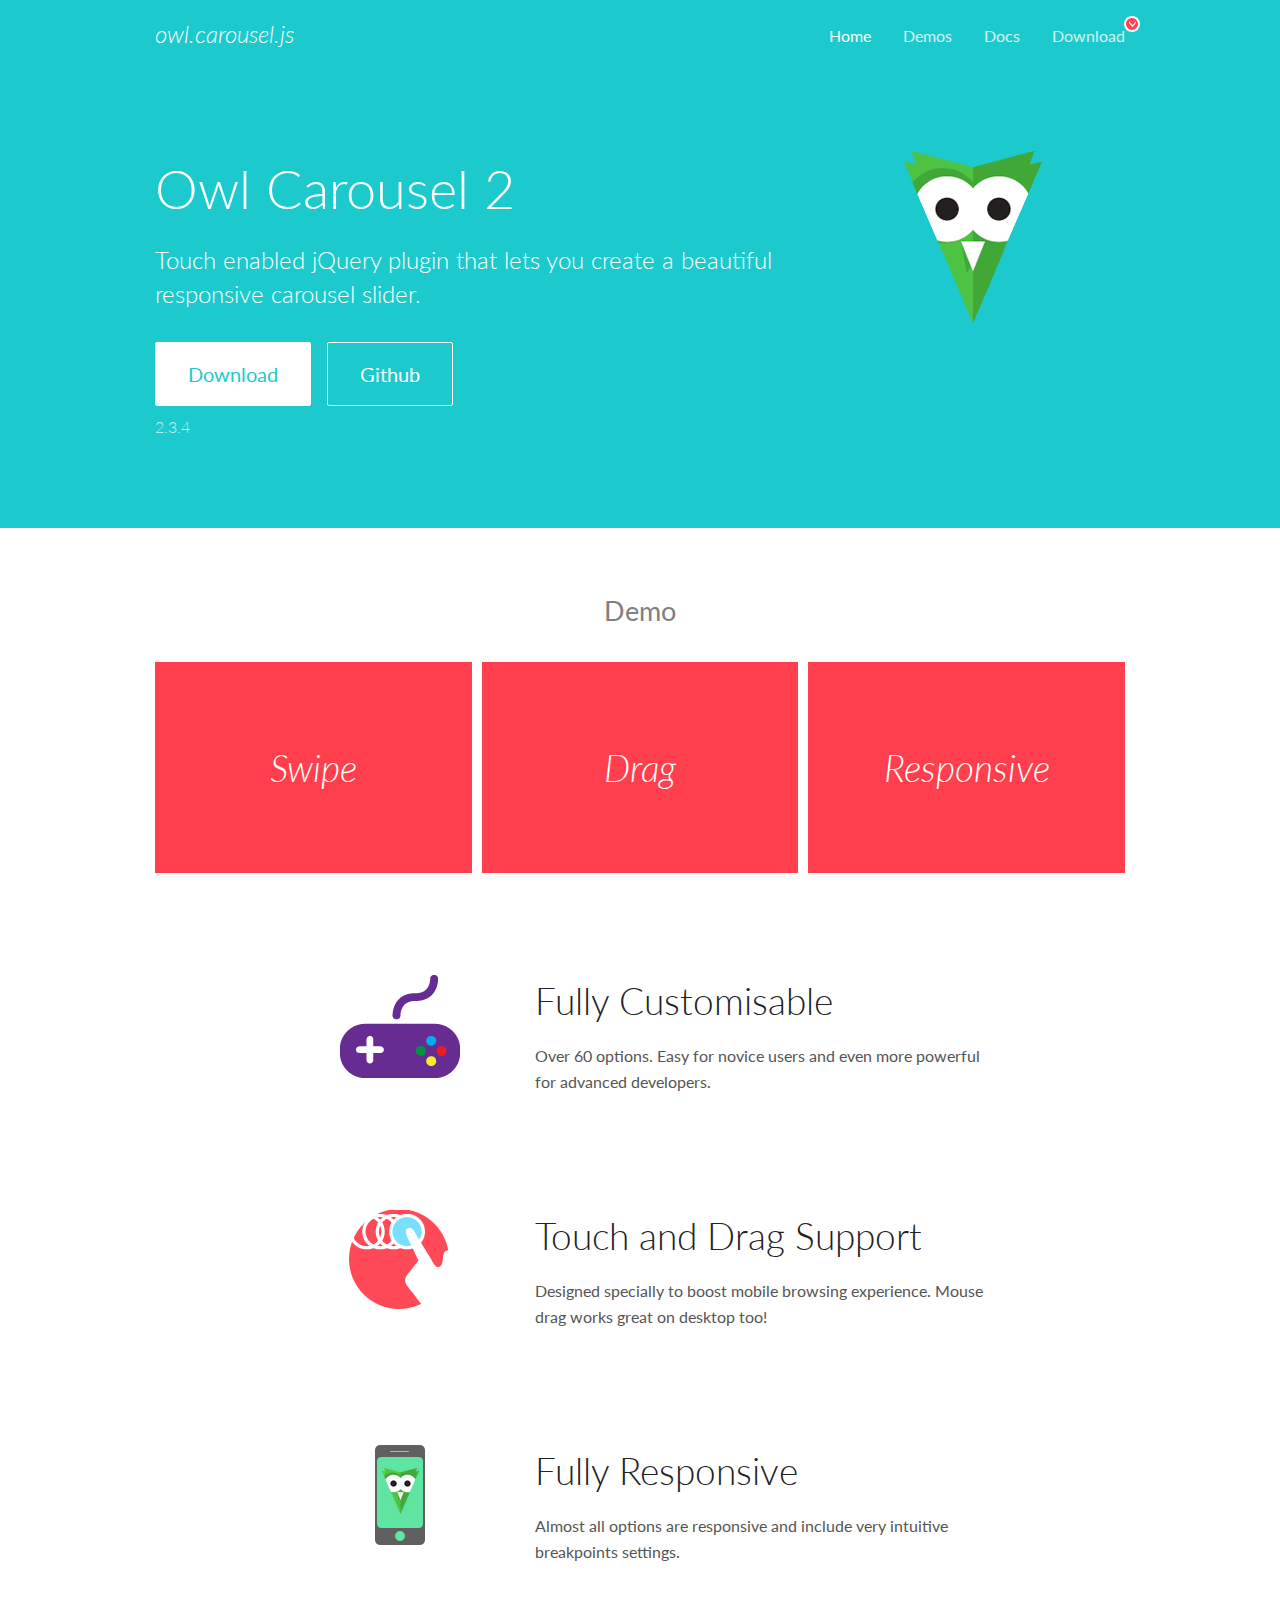
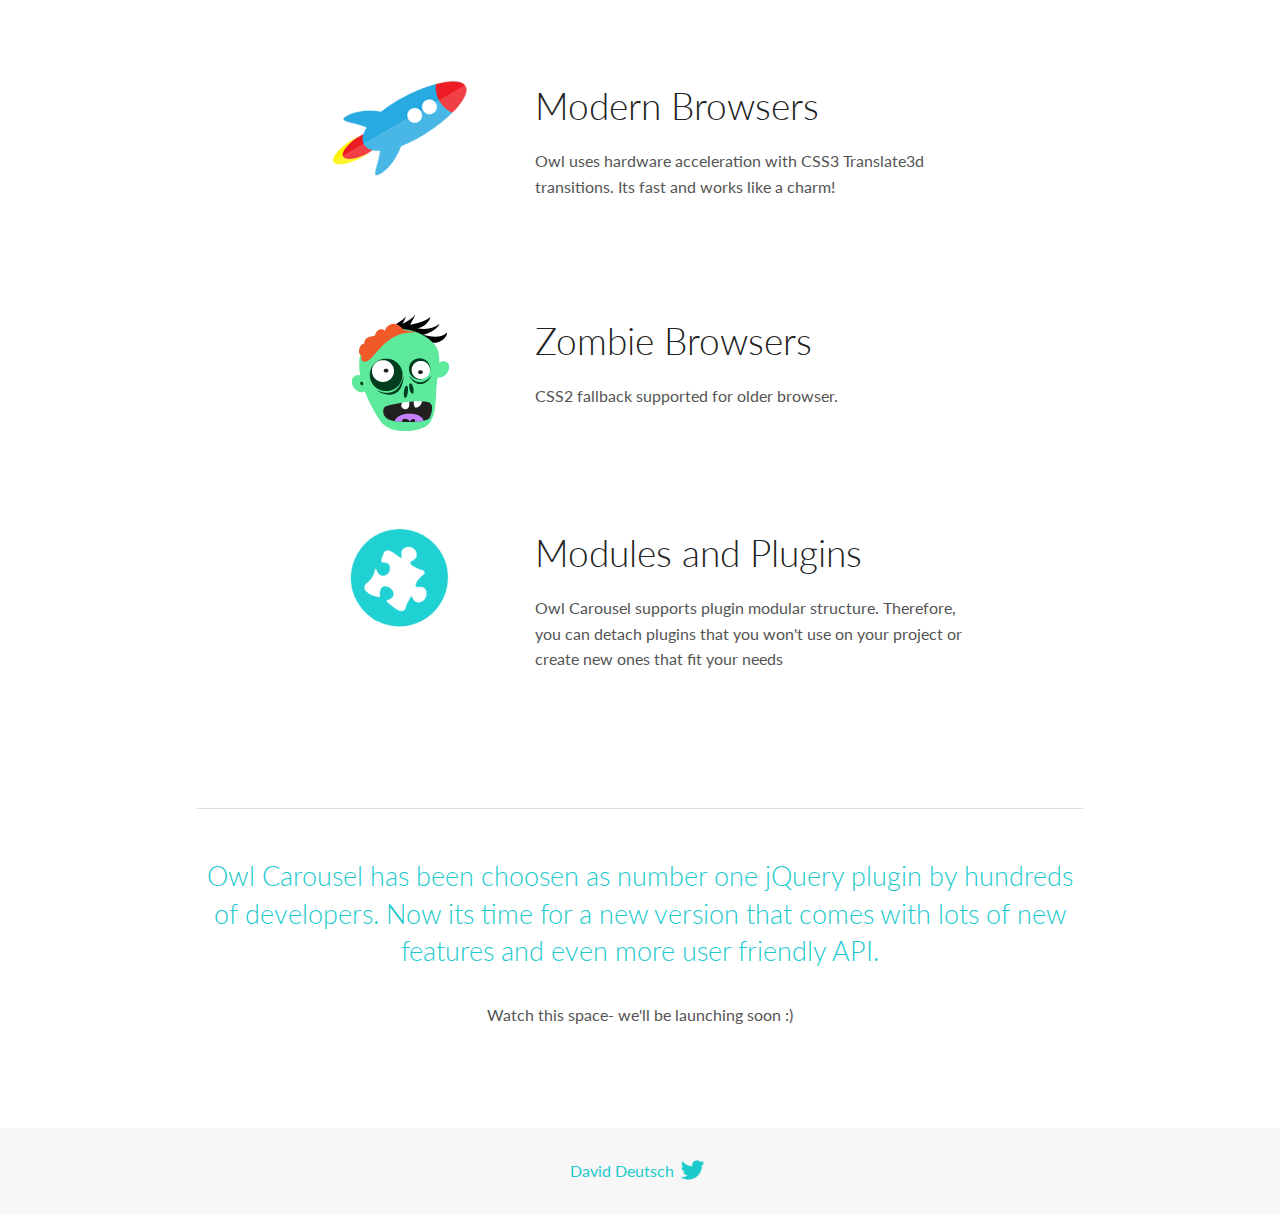
<file: owl-carousel/docs/index.html>
<!DOCTYPE html>
<html lang="en">
  <head>

    <!-- head -->
    <meta charset="utf-8">
    <meta name="msapplication-tap-highlight" content="no" />
    <meta name="viewport" content="width=device-width, initial-scale=1.0" />
    <meta name="description" content="Touch enabled jQuery plugin that lets you create beautiful responsive carousel slider.">
    <meta name="author" content="David Deutsch">
    <title>
      Home | Owl Carousel | 2.3.4
    </title>

    <!-- Stylesheets -->
    <link href='https://fonts.googleapis.com/css?family=Lato:300,400,700,400italic,300italic' rel='stylesheet' type='text/css'>
    <link rel="stylesheet" href="assets/css/docs.theme.min.css">

    <!-- Owl Stylesheets -->
    <link rel="stylesheet" href="assets/owlcarousel/assets/owl.carousel.min.css">
    <link rel="stylesheet" href="assets/owlcarousel/assets/owl.theme.default.min.css">

    <!-- HTML5 shim and Respond.js IE8 support of HTML5 elements and media queries -->

    <!--[if lt IE 9]>
      <script src="https://oss.maxcdn.com/libs/html5shiv/3.7.0/html5shiv.js"></script>
      <script src="https://oss.maxcdn.com/libs/respond.js/1.3.0/respond.min.js"></script>
    <![endif]-->

    <!-- Favicons -->
    <link rel="apple-touch-icon-precomposed" sizes="144x144" href="assets/ico/apple-touch-icon-144-precomposed.png">
    <link rel="shortcut icon" href="assets/ico/favicon.png">
    <link rel="shortcut icon" href="favicon.ico">

    <!-- Yeah i know js should not be in header. Its required for demos.-->

    <!-- javascript -->
    <script src="assets/vendors/jquery.min.js"></script>
    <script src="assets/owlcarousel/owl.carousel.js"></script>
  </head>
  <body>

    <!-- header -->
    <header class="header">
      <div class="row">
        <div class="large-12 columns">
          <div class="brand left">
            <h3>
              <a href="/OwlCarousel2/">owl.carousel.js</a> 
            </h3>
          </div>
          <a id="toggle-nav" class="right">
            <span></span> <span></span> <span></span> 
          </a> 
          <div class="nav-bar">
            <ul class="clearfix">
              <li class="active">
                <a href="/OwlCarousel2/index.html">Home</a> 
              </li>
              <li> <a href="/OwlCarousel2/demos/demos.html">Demos</a>  </li>
              <li> <a href="/OwlCarousel2/docs/started-welcome.html">Docs</a>  </li>
              <li>
                <a href="https://github.com/OwlCarousel2/OwlCarousel2/archive/2.3.4.zip">Download</a> 
                <span class="download"></span> 
              </li>
            </ul>
          </div>
        </div>
      </div>
    </header>

    <!-- home panel -->
    <section id="hero">
      <div class="row">
        <div class="large-8 medium-8 columns">
          <h1>Owl Carousel 2</h1>
          <h4>Touch enabled jQuery plugin that lets you create a beautiful responsive carousel slider.</h4>
          <a href="https://github.com/OwlCarousel2/OwlCarousel2/archive/2.3.4.zip" class="hero-button">Download</a> 
          <a href="https://github.com/OwlCarousel2/OwlCarousel2" class="hero-button outline">Github</a> 
          <p>2.3.4</p>
        </div>
        <div class="large-4 medium-4 columns">
          <img class="owl-logo" src="assets/img/owl-logo.png" alt="mr. Owl">
        </div>
      </div>
    </section>

    <!-- body -->
    <div class="home-demo">
      <div class="row">
        <div class="large-12 columns">
          <h3>Demo</h3>
          <div class="owl-carousel">
            <div class="item">
              <h2>Swipe</h2>
            </div>
            <div class="item">
              <h2>Drag</h2>
            </div>
            <div class="item">
              <h2>Responsive</h2>
            </div>
            <div class="item">
              <h2>CSS3</h2>
            </div>
            <div class="item">
              <h2>Fast</h2>
            </div>
            <div class="item">
              <h2>Easy</h2>
            </div>
            <div class="item">
              <h2>Free</h2>
            </div>
            <div class="item">
              <h2>Upgradable</h2>
            </div>
            <div class="item">
              <h2>Tons of options</h2>
            </div>
            <div class="item">
              <h2>Infinity</h2>
            </div>
            <div class="item">
              <h2>Auto Width</h2>
            </div>
          </div>
        </div>
      </div>
    </div>
    <script>
      var owl = $('.owl-carousel');
      owl.owlCarousel({
        margin: 10,
        loop: true,
        responsive: {
          0: {
            items: 1
          },
          600: {
            items: 2
          },
          1000: {
            items: 3
          }
        }
      })
    </script>

    <!-- features -->
    <div id="features">
      <div class="row">
        <div class="small-12 medium-9 small-centered columns">
          <section class="row feature">
            <div class="medium-4 small-12 columns">
              <img src="assets/img/feature-options.png" alt="">
            </div>
            <div class="medium-8 small-12 columns">
              <h2>Fully Customisable</h2>
              <p>Over 60 options. Easy for novice users and even more powerful for advanced developers.</p>
            </div>
          </section>
          <section class="row feature">
            <div class="medium-4 small-12 columns">
              <img src="assets/img/feature-drag.png" alt="">
            </div>
            <div class="medium-8 small-12 columns">
              <h2>Touch and Drag Support</h2>
              <p>Designed specially to boost mobile browsing experience. Mouse drag works great on desktop too!</p>
            </div>
          </section>
          <section class="row feature">
            <div class="medium-4 small-12 columns">
              <img src="assets/img/feature-responsive.png" alt="">
            </div>
            <div class="medium-8 small-12 columns">
              <h2>Fully Responsive</h2>
              <p>Almost all options are responsive and include very intuitive breakpoints settings.</p>
            </div>
          </section>
          <section class="row feature">
            <div class="medium-4 small-12 columns">
              <img src="assets/img/feature-modern.png" alt="">
            </div>
            <div class="medium-8 small-12 columns">
              <h2>Modern Browsers</h2>
              <p>Owl uses hardware acceleration with CSS3 Translate3d transitions. Its fast and works like a charm! </p>
            </div>
          </section>
          <section class="row feature">
            <div class="medium-4 small-12 columns">
              <img src="assets/img/feature-zombie.png" alt="">
            </div>
            <div class="medium-8 small-12 columns">
              <h2>Zombie Browsers</h2>
              <p>CSS2 fallback supported for older browser.</p>
            </div>
          </section>
          <section class="row feature">
            <div class="medium-4 small-12 columns">
              <img src="assets/img/feature-module.png" alt="">
            </div>
            <div class="medium-8 small-12 columns">
              <h2>Modules and Plugins</h2>
              <p>Owl Carousel supports plugin modular structure. Therefore, you can detach plugins that you won&#x27;t use on your project or create new ones that fit your needs</p>
            </div>
          </section>
        </div>
      </div>
    </div>

    <!-- footer -->
    <section id="teaser-text">
      <div class="row">
        <div class="small-12 medium-11 small-centered columns">
          <hr>
          <h3 id="owl-carousel-has-been-choosen-as-number-one-jquery-plugin-by-hundreds-of-developers-now-its-time-for-a-new-version-that-comes-with-lots-of-new-features-and-even-more-user-friendly-api-">Owl Carousel has been choosen as number one jQuery plugin by hundreds of developers. Now its time for a new version that comes with lots of new features and even more user friendly API.</h3>
          <p>Watch this space- we&#39;ll be launching soon :)</p>
        </div>
      </div>
    </section>

    <!-- footer -->
    <footer class="footer">
      <div class="row">
        <div class="large-12 columns">
          <h5>
            <a href="/OwlCarousel2/docs/support-contact.html">David Deutsch</a> 
            <a id="custom-tweet-button" href="https://twitter.com/share?url=https://github.com/OwlCarousel2/OwlCarousel2&text=Owl Carousel - This is so awesome! " target="_blank"></a> 
          </h5>
        </div>
      </div>
    </footer>

    <!-- vendors -->
    <script src="assets/vendors/highlight.js"></script>
    <script src="assets/js/app.js"></script>
  </body>
</html>
</file>
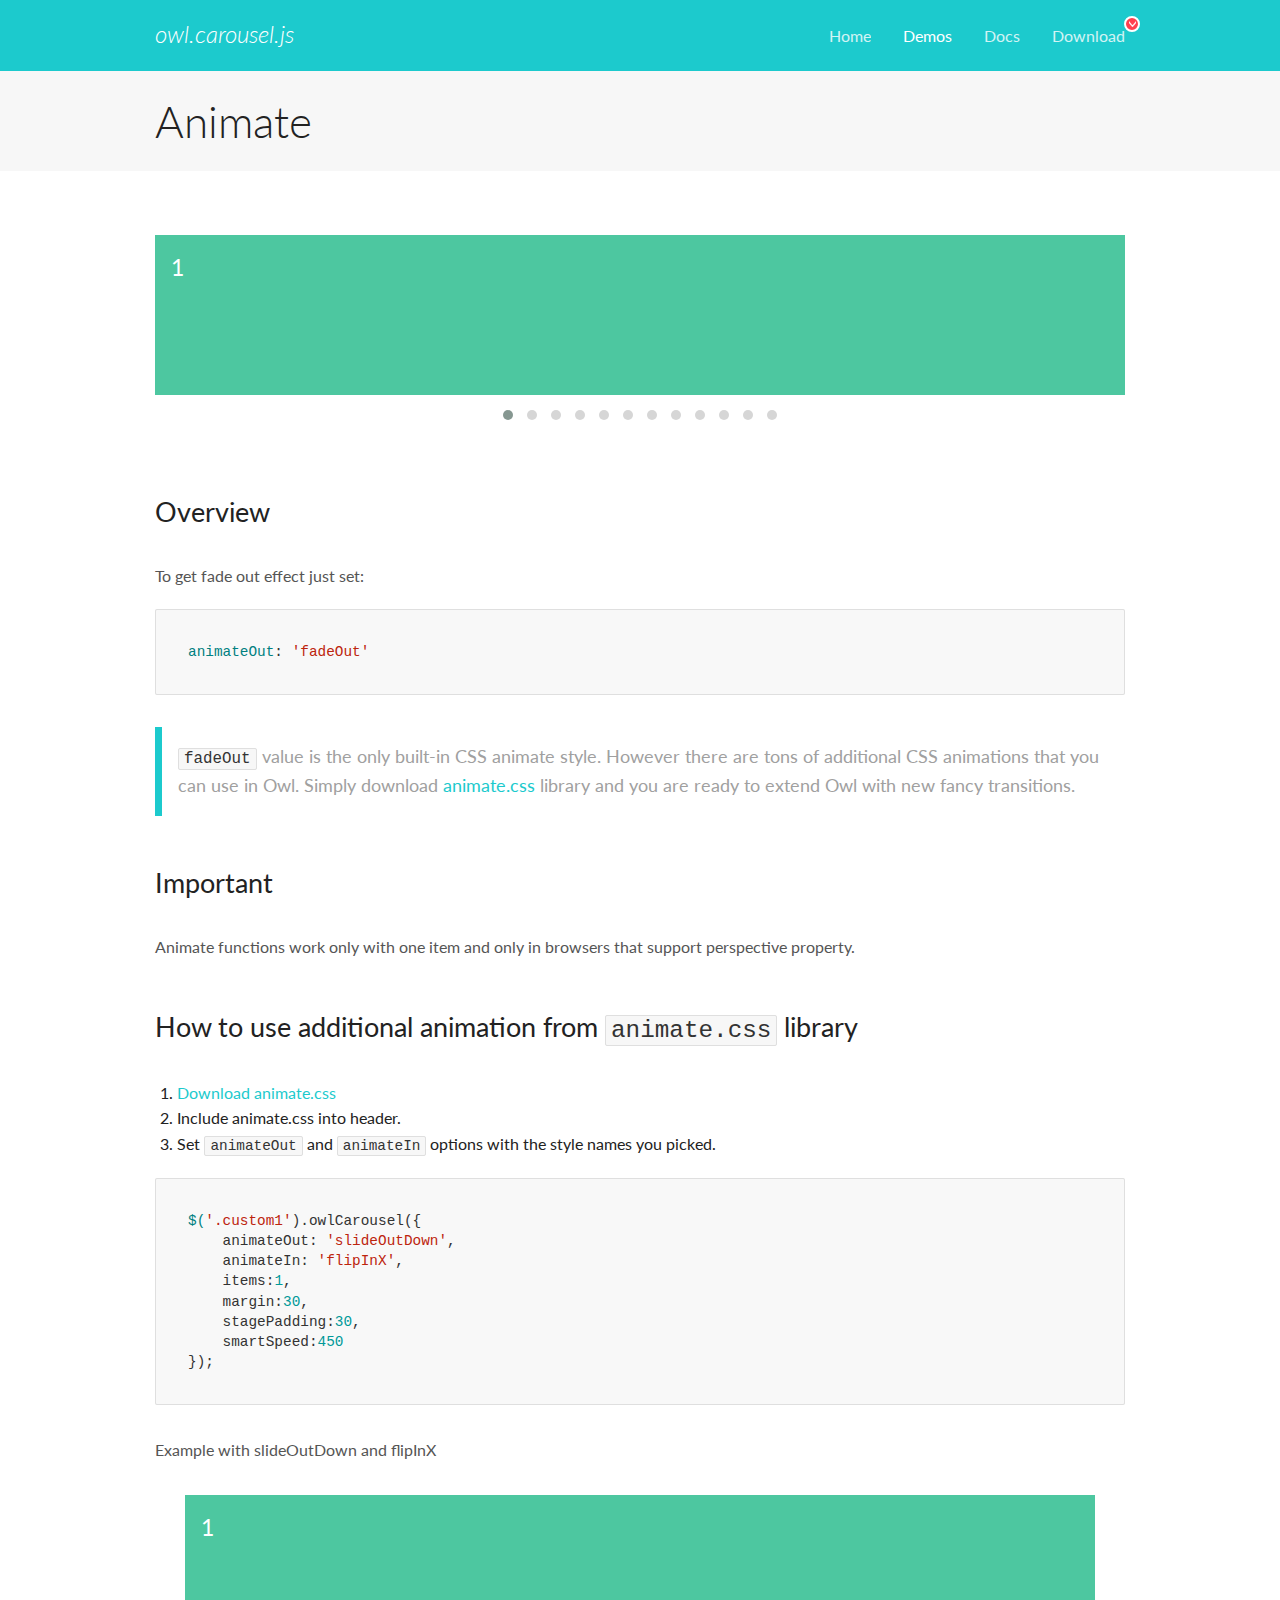
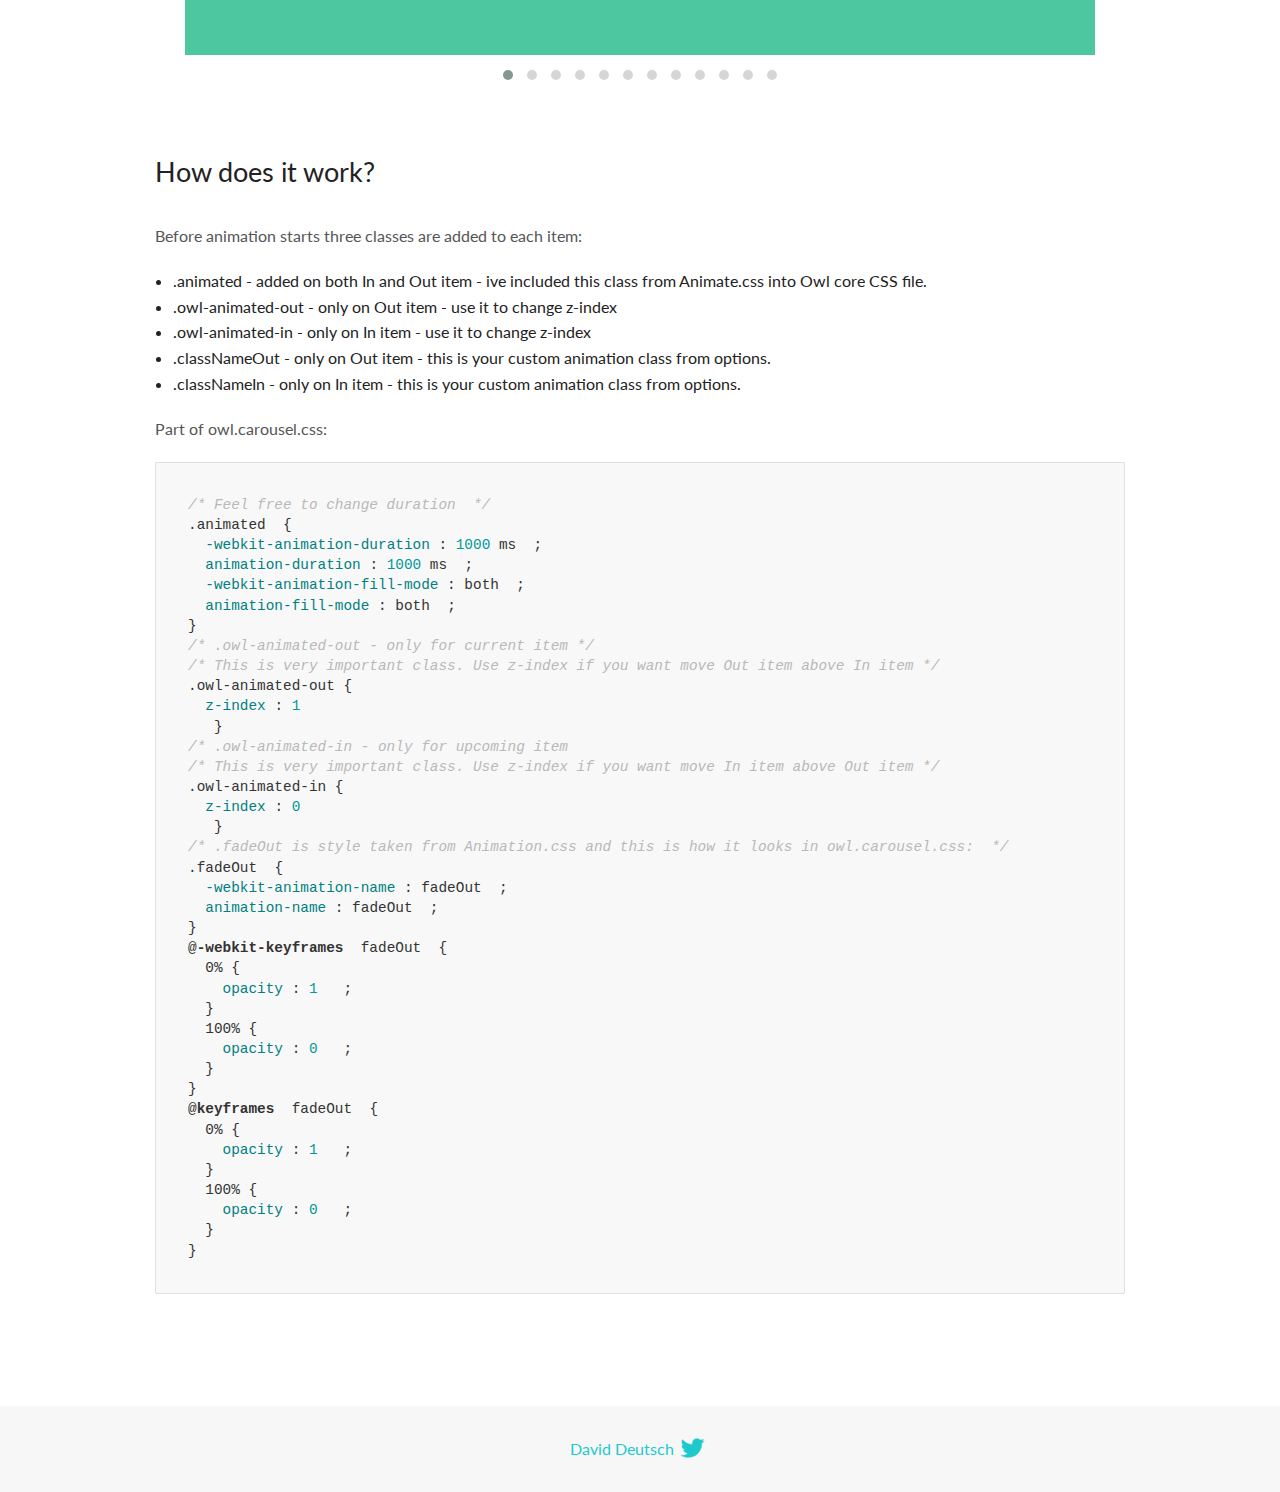
<file: owl-carousel/docs/demos/animate.html>
<!DOCTYPE html>
<html lang="en">
  <head>

    <!-- head -->
    <meta charset="utf-8">
    <meta name="msapplication-tap-highlight" content="no" />
    <meta name="viewport" content="width=device-width, initial-scale=1.0" />
    <meta name="description" content="Animate carousel">
    <meta name="author" content="David Deutsch">
    <title>
      Animate Demo | Owl Carousel | 2.3.4
    </title>

    <!-- Stylesheets -->
    <link href='https://fonts.googleapis.com/css?family=Lato:300,400,700,400italic,300italic' rel='stylesheet' type='text/css'>
    <link rel="stylesheet" href="../assets/css/docs.theme.min.css">

    <!-- Owl Stylesheets -->
    <link rel="stylesheet" href="../assets/owlcarousel/assets/owl.carousel.min.css">
    <link rel="stylesheet" href="../assets/owlcarousel/assets/owl.theme.default.min.css">

    <!-- HTML5 shim and Respond.js IE8 support of HTML5 elements and media queries -->

    <!--[if lt IE 9]>
      <script src="https://oss.maxcdn.com/libs/html5shiv/3.7.0/html5shiv.js"></script>
      <script src="https://oss.maxcdn.com/libs/respond.js/1.3.0/respond.min.js"></script>
    <![endif]-->

    <!-- Favicons -->
    <link rel="apple-touch-icon-precomposed" sizes="144x144" href="../assets/ico/apple-touch-icon-144-precomposed.png">
    <link rel="shortcut icon" href="../assets/ico/favicon.png">
    <link rel="shortcut icon" href="favicon.ico">

    <!-- Yeah i know js should not be in header. Its required for demos.-->

    <!-- javascript -->
    <script src="../assets/vendors/jquery.min.js"></script>
    <script src="../assets/owlcarousel/owl.carousel.js"></script>
  </head>
  <body>

    <!-- header -->
    <header class="header">
      <div class="row">
        <div class="large-12 columns">
          <div class="brand left">
            <h3>
              <a href="/OwlCarousel2/">owl.carousel.js</a> 
            </h3>
          </div>
          <a id="toggle-nav" class="right">
            <span></span> <span></span> <span></span> 
          </a> 
          <div class="nav-bar">
            <ul class="clearfix">
              <li> <a href="/OwlCarousel2/index.html">Home</a>  </li>
              <li class="active">
                <a href="/OwlCarousel2/demos/demos.html">Demos</a> 
              </li>
              <li> <a href="/OwlCarousel2/docs/started-welcome.html">Docs</a>  </li>
              <li>
                <a href="https://github.com/OwlCarousel2/OwlCarousel2/archive/2.3.4.zip">Download</a> 
                <span class="download"></span> 
              </li>
            </ul>
          </div>
        </div>
      </div>
    </header>

    <!-- title -->
    <section class="title">
      <div class="row">
        <div class="large-12 columns">
          <h1>Animate</h1>
        </div>
      </div>
    </section>

    <!--  Demos -->
    <section id="demos">
      <div class="row">
        <div class="large-12 columns">
          <div class="fadeOut owl-carousel owl-theme">
            <div class="item">
              <h4>1</h4>
            </div>
            <div class="item">
              <h4>2</h4>
            </div>
            <div class="item">
              <h4>3</h4>
            </div>
            <div class="item">
              <h4>4</h4>
            </div>
            <div class="item">
              <h4>5</h4>
            </div>
            <div class="item">
              <h4>6</h4>
            </div>
            <div class="item">
              <h4>7</h4>
            </div>
            <div class="item">
              <h4>8</h4>
            </div>
            <div class="item">
              <h4>9</h4>
            </div>
            <div class="item">
              <h4>10</h4>
            </div>
            <div class="item">
              <h4>11</h4>
            </div>
            <div class="item">
              <h4>12</h4>
            </div>
          </div>
          <h3 id="overview">Overview</h3>
          <p>To get fade out effect just set:</p>
          <pre><code>animateOut: &#39;fadeOut&#39;</code></pre>
          <blockquote>
            <p><code>fadeOut</code> value is the only built-in CSS animate style. However there are tons of additional CSS animations that you can use in Owl. Simply download
              <a href="https://daneden.github.io/animate.css/">animate.css</a>  library and you are ready to extend Owl with new fancy transitions.</p>
          </blockquote>
          <h3 id="important">Important</h3>
          <p>Animate functions work only with one item and only in browsers that support perspective property.</p>
          <h3 id="how-to-use-additional-animation-from-animate-css-library">How to use additional animation from <code>animate.css</code> library</h3>
          <ol>
            <li> <a href="https://daneden.github.io/animate.css/">Download animate.css</a>  </li>
            <li>Include animate.css into header.</li>
            <li>Set <code>animateOut</code> and <code>animateIn</code> options with the style names you picked.</li>
          </ol>
          <pre><code>$(&#39;.custom1&#39;).owlCarousel({
    animateOut: &#39;slideOutDown&#39;,
    animateIn: &#39;flipInX&#39;,
    items:1,
    margin:30,
    stagePadding:30,
    smartSpeed:450
});</code></pre>
          <p>Example with slideOutDown and flipInX</p>
          <div class="custom1 owl-carousel owl-theme">
            <div class="item">
              <h4>1</h4>
            </div>
            <div class="item">
              <h4>2</h4>
            </div>
            <div class="item">
              <h4>3</h4>
            </div>
            <div class="item">
              <h4>4</h4>
            </div>
            <div class="item">
              <h4>5</h4>
            </div>
            <div class="item">
              <h4>6</h4>
            </div>
            <div class="item">
              <h4>7</h4>
            </div>
            <div class="item">
              <h4>8</h4>
            </div>
            <div class="item">
              <h4>9</h4>
            </div>
            <div class="item">
              <h4>10</h4>
            </div>
            <div class="item">
              <h4>11</h4>
            </div>
            <div class="item">
              <h4>12</h4>
            </div>
          </div>
          <h3 id="how-does-it-work-">How does it work?</h3>
          <p>Before animation starts three classes are added to each item:</p>
          <ul>
            <li>.animated - added on both In and Out item - ive included this class from Animate.css into Owl core CSS file.</li>
            <li>.owl-animated-out - only on Out item - use it to change z-index</li>
            <li>.owl-animated-in - only on In item - use it to change z-index</li>
            <li>.classNameOut - only on Out item - this is your custom animation class from options.</li>
            <li>.classNameIn - only on In item - this is your custom animation class from options.</li>
          </ul>
          <p>Part of owl.carousel.css:</p>
          <pre><code class="language-css"><span class="comment">/* Feel free to change duration  */</span> 
<span class="class">.animated</span>  <span class="rules">{
  <span class="rule"><span class="attribute">-webkit-animation-duration</span> :<span class="value"> <span class="number">1000</span> ms</span> </span> ;
  <span class="rule"><span class="attribute">animation-duration</span> :<span class="value"> <span class="number">1000</span> ms</span> </span> ;
  <span class="rule"><span class="attribute">-webkit-animation-fill-mode</span> :<span class="value"> both</span> </span> ;
  <span class="rule"><span class="attribute">animation-fill-mode</span> :<span class="value"> both</span> </span> ;
<span class="rule">}</span> </span> 
<span class="comment">/* .owl-animated-out - only for current item */</span> 
<span class="comment">/* This is very important class. Use z-index if you want move Out item above In item */</span> 
<span class="class">.owl-animated-out</span> <span class="rules">{
  <span class="rule"><span class="attribute">z-index</span> :<span class="value"> <span class="number">1</span> 
</span> </span> </span> }
<span class="comment">/* .owl-animated-in - only for upcoming item
/* This is very important class. Use z-index if you want move In item above Out item */</span> 
<span class="class">.owl-animated-in</span> <span class="rules">{
  <span class="rule"><span class="attribute">z-index</span> :<span class="value"> <span class="number">0</span> 
</span> </span> </span> }
<span class="comment">/* .fadeOut is style taken from Animation.css and this is how it looks in owl.carousel.css:  */</span> 
<span class="class">.fadeOut</span>  <span class="rules">{
  <span class="rule"><span class="attribute">-webkit-animation-name</span> :<span class="value"> fadeOut</span> </span> ;
  <span class="rule"><span class="attribute">animation-name</span> :<span class="value"> fadeOut</span> </span> ;
<span class="rule">}</span> </span> 
<span class="at_rule">@<span class="keyword">-webkit-keyframes</span>  fadeOut </span> {
  0% <span class="rules">{
    <span class="rule"><span class="attribute">opacity</span> :<span class="value"> <span class="number">1</span> </span> </span> ;
  <span class="rule">}</span> </span> 
  100% <span class="rules">{
    <span class="rule"><span class="attribute">opacity</span> :<span class="value"> <span class="number">0</span> </span> </span> ;
  <span class="rule">}</span> </span> 
}
<span class="at_rule">@<span class="keyword">keyframes</span>  fadeOut </span> {
  0% <span class="rules">{
    <span class="rule"><span class="attribute">opacity</span> :<span class="value"> <span class="number">1</span> </span> </span> ;
  <span class="rule">}</span> </span> 
  100% <span class="rules">{
    <span class="rule"><span class="attribute">opacity</span> :<span class="value"> <span class="number">0</span> </span> </span> ;
  <span class="rule">}</span> </span> 
}</code></pre>
          <link rel="stylesheet" href="../assets/css/animate.css">
          <script>
            jQuery(document).ready(function($) {
              $('.fadeOut').owlCarousel({
                items: 1,
                animateOut: 'fadeOut',
                loop: true,
                margin: 10,
              });
              $('.custom1').owlCarousel({
                animateOut: 'slideOutDown',
                animateIn: 'flipInX',
                items: 1,
                margin: 30,
                stagePadding: 30,
                smartSpeed: 450
              });
            });
          </script>
        </div>
      </div>
    </section>

    <!-- footer -->
    <footer class="footer">
      <div class="row">
        <div class="large-12 columns">
          <h5>
            <a href="/OwlCarousel2/docs/support-contact.html">David Deutsch</a> 
            <a id="custom-tweet-button" href="https://twitter.com/share?url=https://github.com/OwlCarousel2/OwlCarousel2&text=Owl Carousel - This is so awesome! " target="_blank"></a> 
          </h5>
        </div>
      </div>
    </footer>

    <!-- vendors -->
    <script src="../assets/vendors/highlight.js"></script>
    <script src="../assets/js/app.js"></script>
  </body>
</html>
</file>
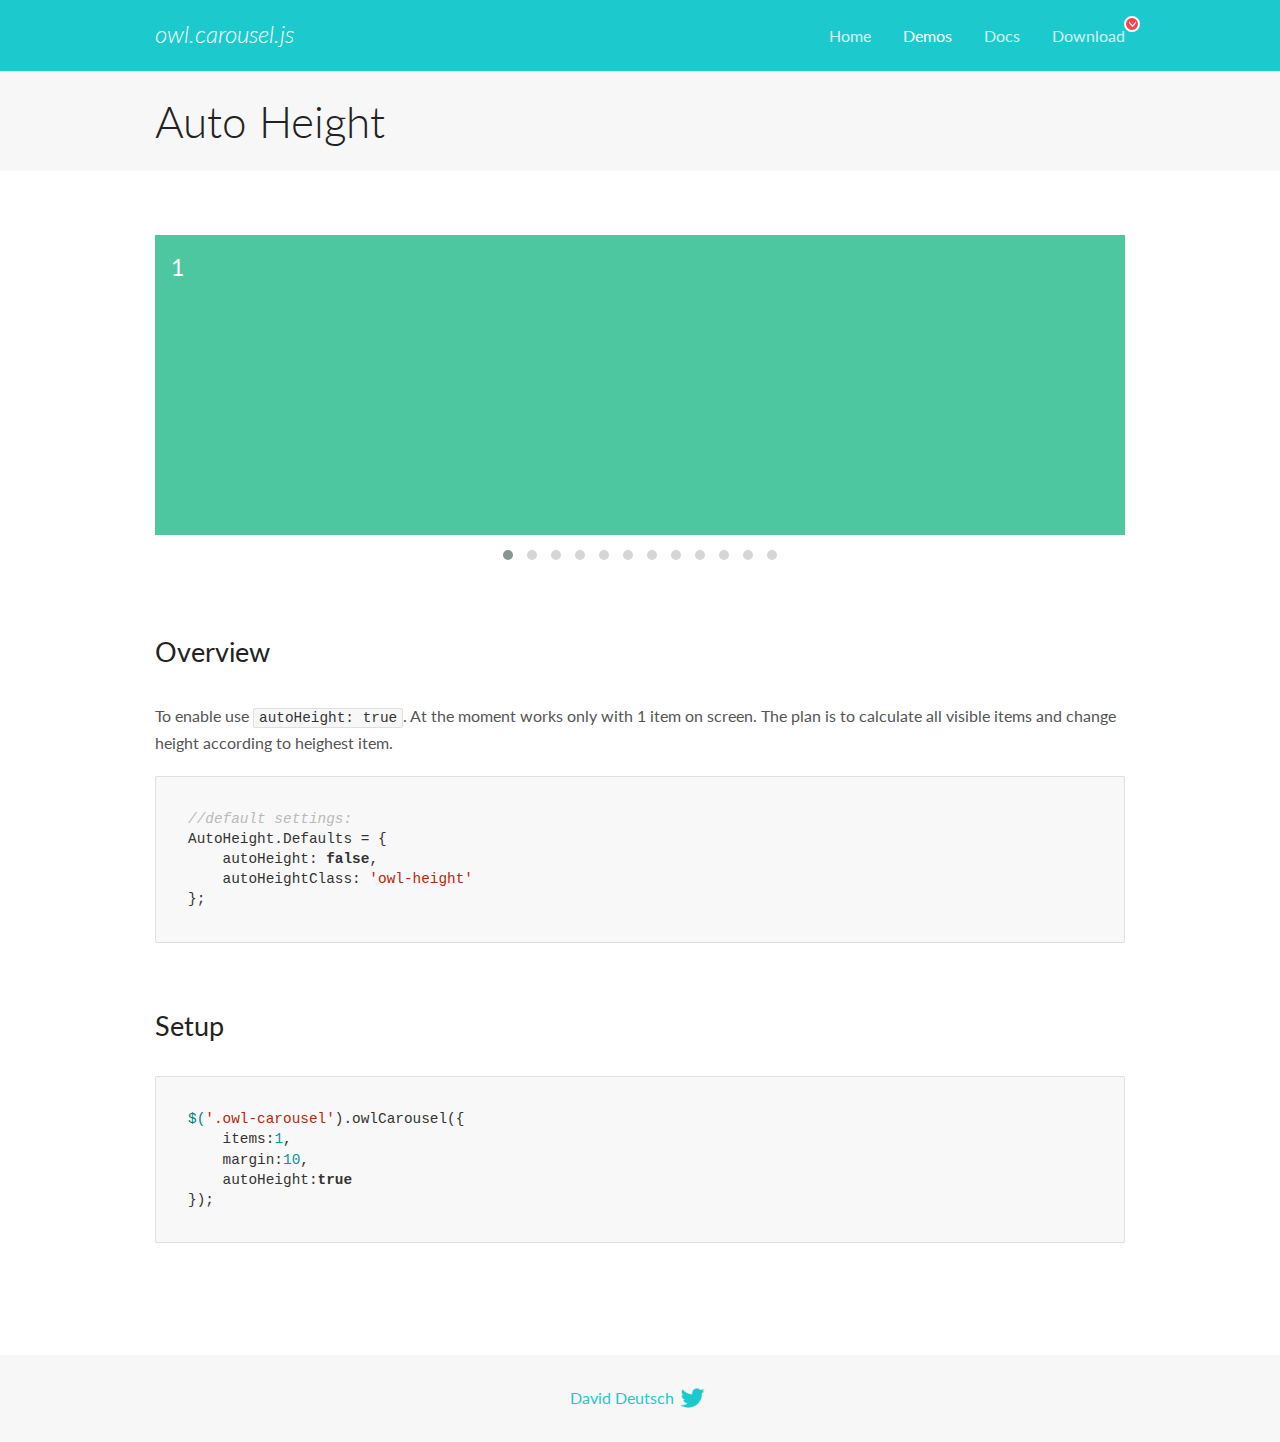
<file: owl-carousel/docs/demos/autoheight.html>
<!DOCTYPE html>
<html lang="en">
  <head>

    <!-- head -->
    <meta charset="utf-8">
    <meta name="msapplication-tap-highlight" content="no" />
    <meta name="viewport" content="width=device-width, initial-scale=1.0" />
    <meta name="description" content="autoHeight usage demo">
    <meta name="author" content="David Deutsch">
    <title>
      Auto Height Demo | Owl Carousel | 2.3.4
    </title>

    <!-- Stylesheets -->
    <link href='https://fonts.googleapis.com/css?family=Lato:300,400,700,400italic,300italic' rel='stylesheet' type='text/css'>
    <link rel="stylesheet" href="../assets/css/docs.theme.min.css">

    <!-- Owl Stylesheets -->
    <link rel="stylesheet" href="../assets/owlcarousel/assets/owl.carousel.min.css">
    <link rel="stylesheet" href="../assets/owlcarousel/assets/owl.theme.default.min.css">

    <!-- HTML5 shim and Respond.js IE8 support of HTML5 elements and media queries -->

    <!--[if lt IE 9]>
      <script src="https://oss.maxcdn.com/libs/html5shiv/3.7.0/html5shiv.js"></script>
      <script src="https://oss.maxcdn.com/libs/respond.js/1.3.0/respond.min.js"></script>
    <![endif]-->

    <!-- Favicons -->
    <link rel="apple-touch-icon-precomposed" sizes="144x144" href="../assets/ico/apple-touch-icon-144-precomposed.png">
    <link rel="shortcut icon" href="../assets/ico/favicon.png">
    <link rel="shortcut icon" href="favicon.ico">

    <!-- Yeah i know js should not be in header. Its required for demos.-->

    <!-- javascript -->
    <script src="../assets/vendors/jquery.min.js"></script>
    <script src="../assets/owlcarousel/owl.carousel.js"></script>
  </head>
  <body>

    <!-- header -->
    <header class="header">
      <div class="row">
        <div class="large-12 columns">
          <div class="brand left">
            <h3>
              <a href="/OwlCarousel2/">owl.carousel.js</a> 
            </h3>
          </div>
          <a id="toggle-nav" class="right">
            <span></span> <span></span> <span></span> 
          </a> 
          <div class="nav-bar">
            <ul class="clearfix">
              <li> <a href="/OwlCarousel2/index.html">Home</a>  </li>
              <li class="active">
                <a href="/OwlCarousel2/demos/demos.html">Demos</a> 
              </li>
              <li> <a href="/OwlCarousel2/docs/started-welcome.html">Docs</a>  </li>
              <li>
                <a href="https://github.com/OwlCarousel2/OwlCarousel2/archive/2.3.4.zip">Download</a> 
                <span class="download"></span> 
              </li>
            </ul>
          </div>
        </div>
      </div>
    </header>

    <!-- title -->
    <section class="title">
      <div class="row">
        <div class="large-12 columns">
          <h1>Auto Height</h1>
        </div>
      </div>
    </section>

    <!--  Demos -->
    <section id="demos">
      <div class="row">
        <div class="large-12 columns">
          <div class="owl-carousel owl-theme">
            <div class="item" style="height:300px">
              <h4>1</h4>
            </div>
            <div class="item" style="height:100px">
              <h4>2</h4>
            </div>
            <div class="item" style="height:500px">
              <h4>3</h4>
            </div>
            <div class="item" style="height:250px">
              <h4>4</h4>
            </div>
            <div class="item" style="height:400px">
              <h4>5</h4>
            </div>
            <div class="item" style="height:500px">
              <h4>6</h4>
            </div>
            <div class="item" style="height:600px">
              <h4>7</h4>
            </div>
            <div class="item" style="height:400px">
              <h4>8</h4>
            </div>
            <div class="item" style="height:300px">
              <h4>9</h4>
            </div>
            <div class="item" style="height:350px">
              <h4>10</h4>
            </div>
            <div class="item" style="height:200px">
              <h4>11</h4>
            </div>
            <div class="item" style="height:150px">
              <h4>12</h4>
            </div>
          </div>
          <h3 id="overview">Overview</h3>
          <p>To enable use <code>autoHeight: true</code>. At the moment works only with 1 item on screen. The plan is to calculate all visible items and change height according to heighest item.</p>
          <pre><code>//default settings:
AutoHeight.Defaults = {
    autoHeight: false,
    autoHeightClass: &#39;owl-height&#39;
};</code></pre>
          <h3 id="setup">Setup</h3>
          <pre><code>$(&#39;.owl-carousel&#39;).owlCarousel({
    items:1,
    margin:10,
    autoHeight:true
});</code></pre>
          <script>
            $(document).ready(function() {
              $('.owl-carousel').owlCarousel({
                items: 1,
                margin: 10,
                autoHeight: true
              });
            })
          </script>
        </div>
      </div>
    </section>

    <!-- footer -->
    <footer class="footer">
      <div class="row">
        <div class="large-12 columns">
          <h5>
            <a href="/OwlCarousel2/docs/support-contact.html">David Deutsch</a> 
            <a id="custom-tweet-button" href="https://twitter.com/share?url=https://github.com/OwlCarousel2/OwlCarousel2&text=Owl Carousel - This is so awesome! " target="_blank"></a> 
          </h5>
        </div>
      </div>
    </footer>

    <!-- vendors -->
    <script src="../assets/vendors/highlight.js"></script>
    <script src="../assets/js/app.js"></script>
  </body>
</html>
</file>
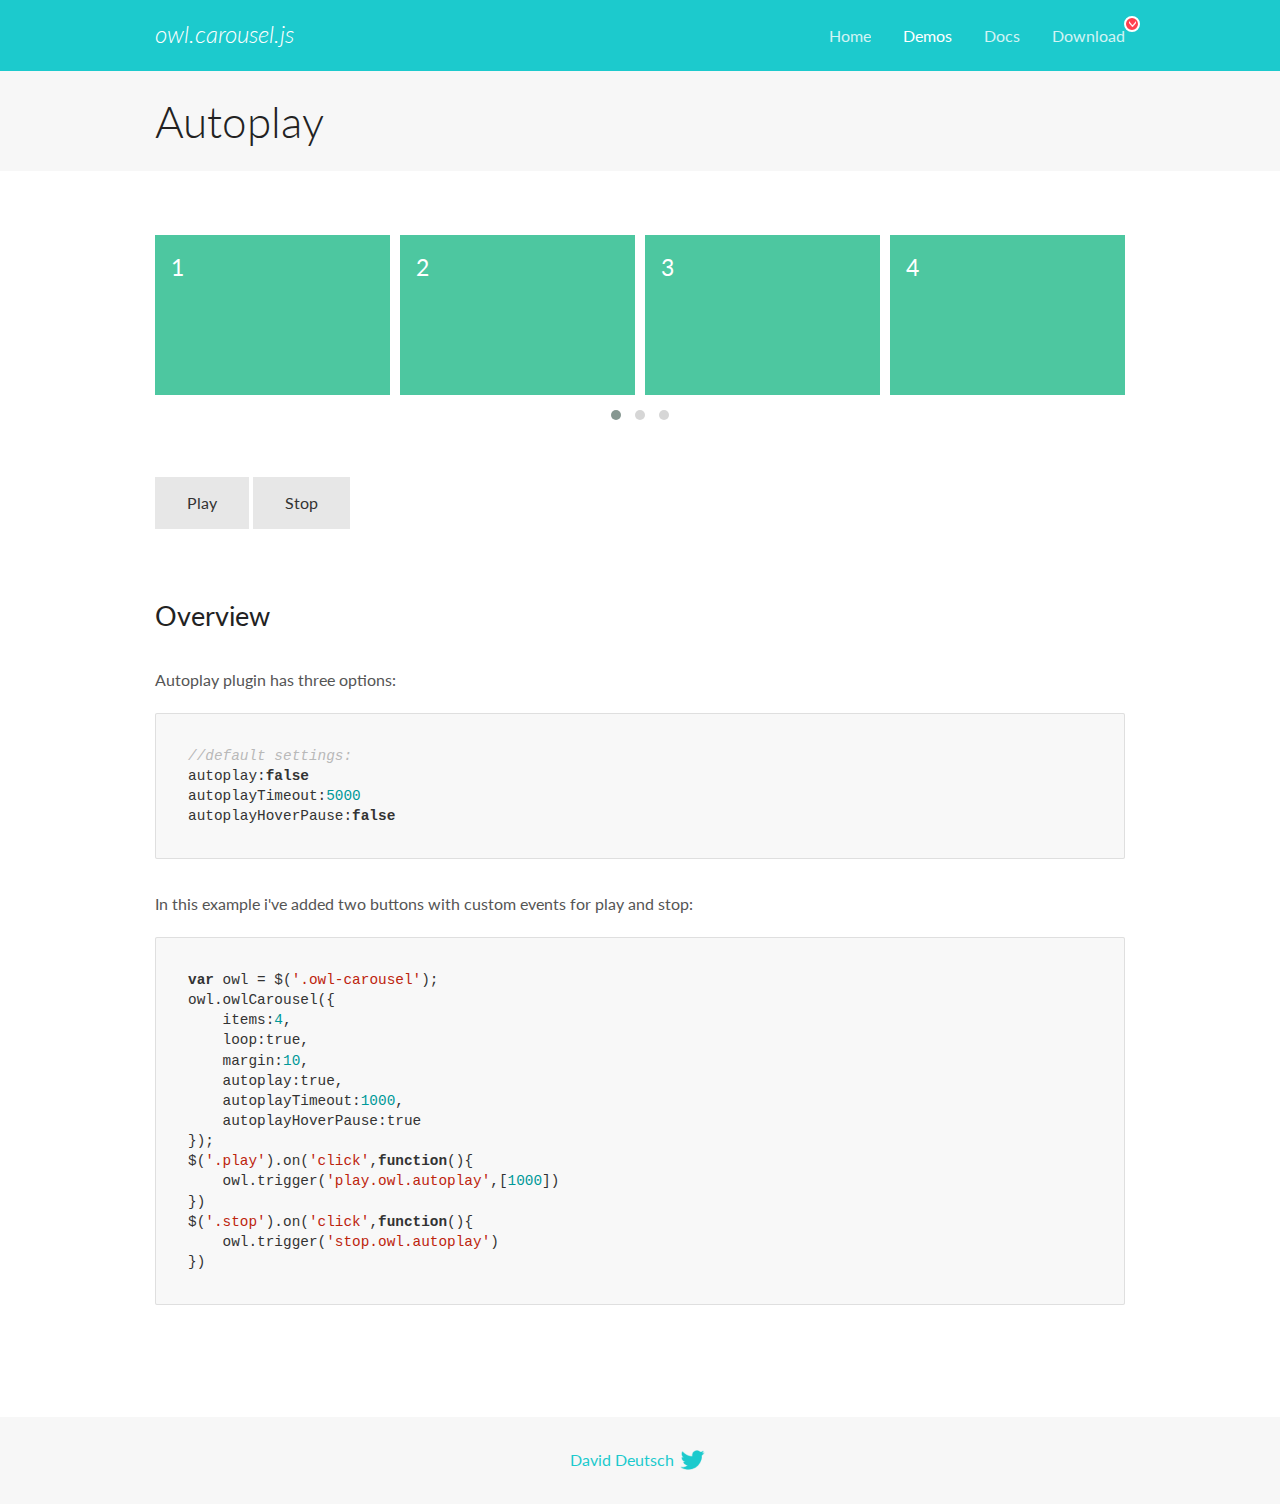
<file: owl-carousel/docs/demos/autoplay.html>
<!DOCTYPE html>
<html lang="en">
  <head>

    <!-- head -->
    <meta charset="utf-8">
    <meta name="msapplication-tap-highlight" content="no" />
    <meta name="viewport" content="width=device-width, initial-scale=1.0" />
    <meta name="description" content="Autoplay usage demo">
    <meta name="author" content="David Deutsch">
    <title>
      Autoplay Demo | Owl Carousel | 2.3.4
    </title>

    <!-- Stylesheets -->
    <link href='https://fonts.googleapis.com/css?family=Lato:300,400,700,400italic,300italic' rel='stylesheet' type='text/css'>
    <link rel="stylesheet" href="../assets/css/docs.theme.min.css">

    <!-- Owl Stylesheets -->
    <link rel="stylesheet" href="../assets/owlcarousel/assets/owl.carousel.min.css">
    <link rel="stylesheet" href="../assets/owlcarousel/assets/owl.theme.default.min.css">

    <!-- HTML5 shim and Respond.js IE8 support of HTML5 elements and media queries -->

    <!--[if lt IE 9]>
      <script src="https://oss.maxcdn.com/libs/html5shiv/3.7.0/html5shiv.js"></script>
      <script src="https://oss.maxcdn.com/libs/respond.js/1.3.0/respond.min.js"></script>
    <![endif]-->

    <!-- Favicons -->
    <link rel="apple-touch-icon-precomposed" sizes="144x144" href="../assets/ico/apple-touch-icon-144-precomposed.png">
    <link rel="shortcut icon" href="../assets/ico/favicon.png">
    <link rel="shortcut icon" href="favicon.ico">

    <!-- Yeah i know js should not be in header. Its required for demos.-->

    <!-- javascript -->
    <script src="../assets/vendors/jquery.min.js"></script>
    <script src="../assets/owlcarousel/owl.carousel.js"></script>
  </head>
  <body>

    <!-- header -->
    <header class="header">
      <div class="row">
        <div class="large-12 columns">
          <div class="brand left">
            <h3>
              <a href="/OwlCarousel2/">owl.carousel.js</a> 
            </h3>
          </div>
          <a id="toggle-nav" class="right">
            <span></span> <span></span> <span></span> 
          </a> 
          <div class="nav-bar">
            <ul class="clearfix">
              <li> <a href="/OwlCarousel2/index.html">Home</a>  </li>
              <li class="active">
                <a href="/OwlCarousel2/demos/demos.html">Demos</a> 
              </li>
              <li> <a href="/OwlCarousel2/docs/started-welcome.html">Docs</a>  </li>
              <li>
                <a href="https://github.com/OwlCarousel2/OwlCarousel2/archive/2.3.4.zip">Download</a> 
                <span class="download"></span> 
              </li>
            </ul>
          </div>
        </div>
      </div>
    </header>

    <!-- title -->
    <section class="title">
      <div class="row">
        <div class="large-12 columns">
          <h1>Autoplay</h1>
        </div>
      </div>
    </section>

    <!--  Demos -->
    <section id="demos">
      <div class="row">
        <div class="large-12 columns">
          <div class="owl-carousel owl-theme">
            <div class="item">
              <h4>1</h4>
            </div>
            <div class="item">
              <h4>2</h4>
            </div>
            <div class="item">
              <h4>3</h4>
            </div>
            <div class="item">
              <h4>4</h4>
            </div>
            <div class="item">
              <h4>5</h4>
            </div>
            <div class="item">
              <h4>6</h4>
            </div>
            <div class="item">
              <h4>7</h4>
            </div>
            <div class="item">
              <h4>8</h4>
            </div>
            <div class="item">
              <h4>9</h4>
            </div>
            <div class="item">
              <h4>10</h4>
            </div>
            <div class="item">
              <h4>11</h4>
            </div>
            <div class="item">
              <h4>12</h4>
            </div>
          </div>
          <a class="button secondary play">Play</a> 
          <a class="button secondary stop">Stop</a> 
          <h3 id="overview">Overview</h3>
          <p>Autoplay plugin has three options:</p>
          <pre><code>//default settings:
autoplay:false
autoplayTimeout:5000
autoplayHoverPause:false</code></pre>
          <p>In this example i&#39;ve added two buttons with custom events for play and stop:</p>
          <pre><code>var owl = $(&#39;.owl-carousel&#39;);
owl.owlCarousel({
    items:4,
    loop:true,
    margin:10,
    autoplay:true,
    autoplayTimeout:1000,
    autoplayHoverPause:true
});
$(&#39;.play&#39;).on(&#39;click&#39;,function(){
    owl.trigger(&#39;play.owl.autoplay&#39;,[1000])
})
$(&#39;.stop&#39;).on(&#39;click&#39;,function(){
    owl.trigger(&#39;stop.owl.autoplay&#39;)
})</code></pre>
          <script>
            $(document).ready(function() {
              var owl = $('.owl-carousel');
              owl.owlCarousel({
                items: 4,
                loop: true,
                margin: 10,
                autoplay: true,
                autoplayTimeout: 1000,
                autoplayHoverPause: true
              });
              $('.play').on('click', function() {
                owl.trigger('play.owl.autoplay', [1000])
              })
              $('.stop').on('click', function() {
                owl.trigger('stop.owl.autoplay')
              })
            })
          </script>
        </div>
      </div>
    </section>

    <!-- footer -->
    <footer class="footer">
      <div class="row">
        <div class="large-12 columns">
          <h5>
            <a href="/OwlCarousel2/docs/support-contact.html">David Deutsch</a> 
            <a id="custom-tweet-button" href="https://twitter.com/share?url=https://github.com/OwlCarousel2/OwlCarousel2&text=Owl Carousel - This is so awesome! " target="_blank"></a> 
          </h5>
        </div>
      </div>
    </footer>

    <!-- vendors -->
    <script src="../assets/vendors/highlight.js"></script>
    <script src="../assets/js/app.js"></script>
  </body>
</html>
</file>
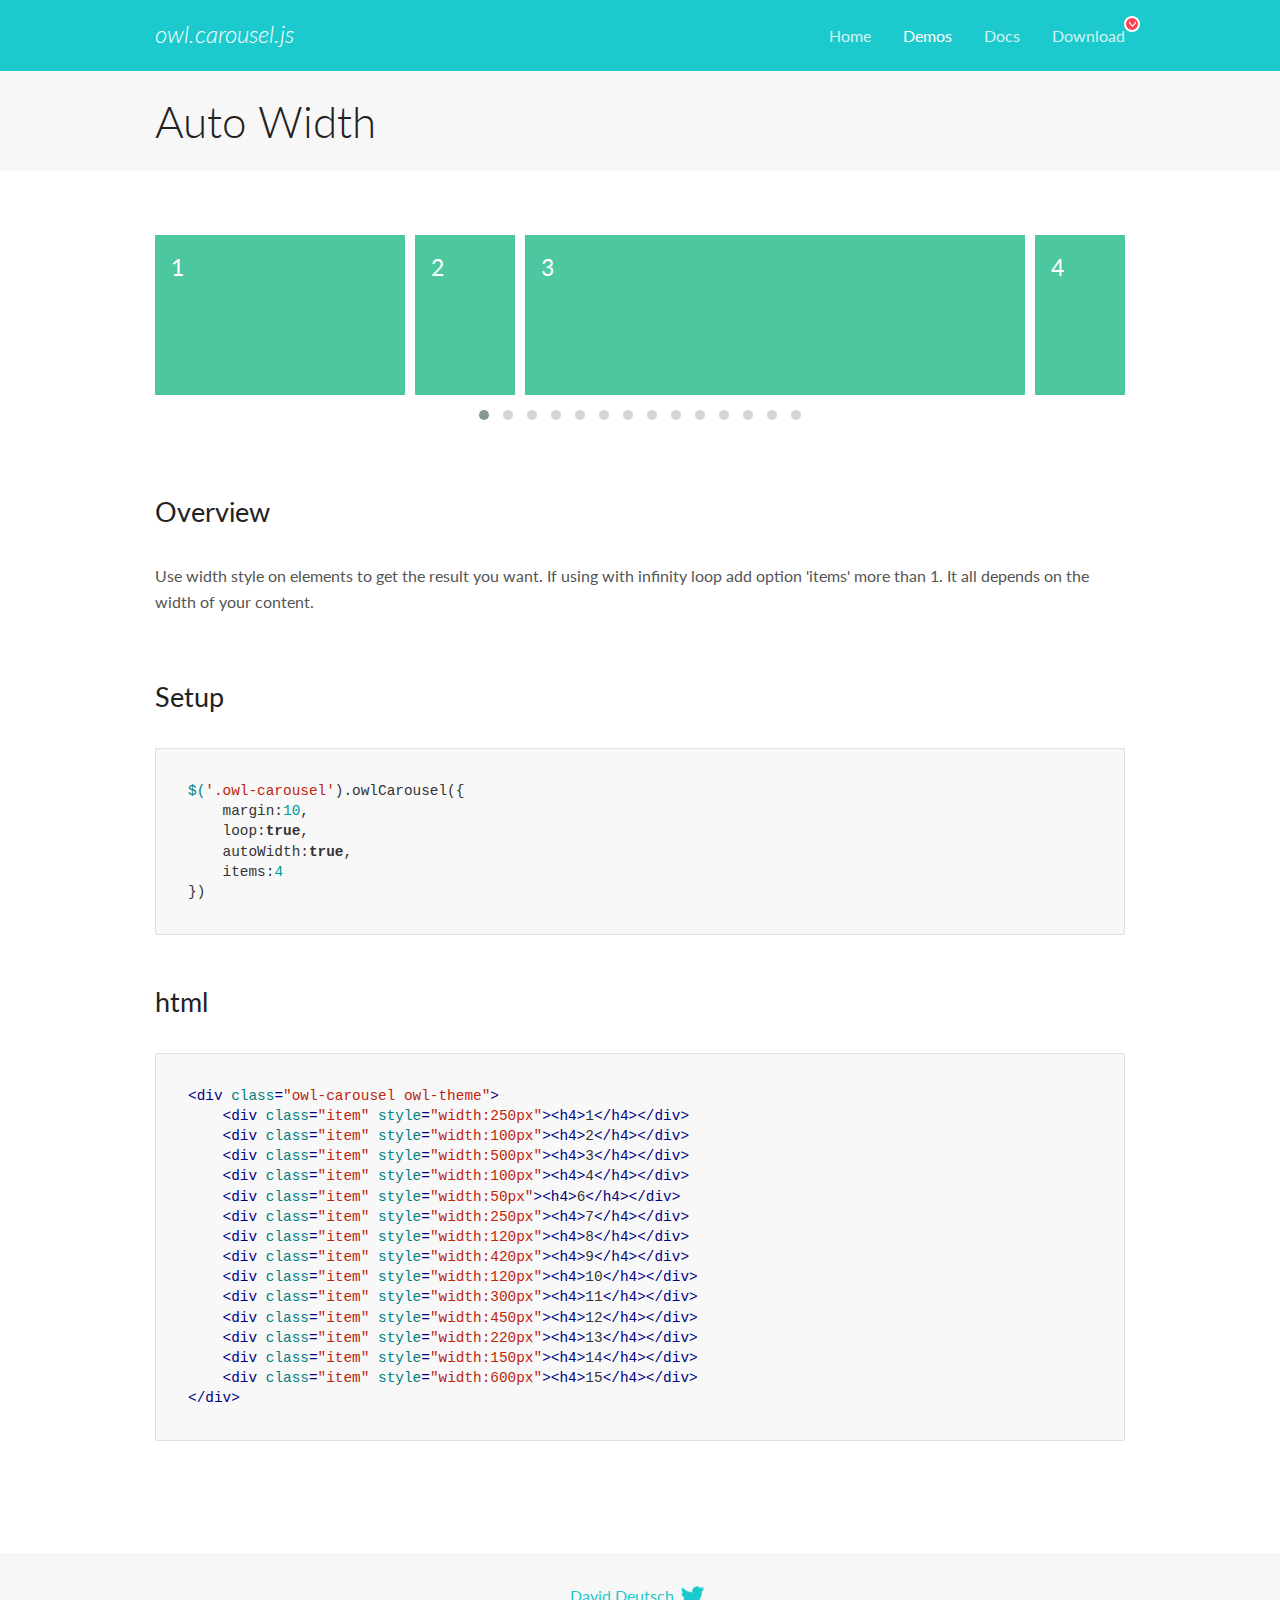
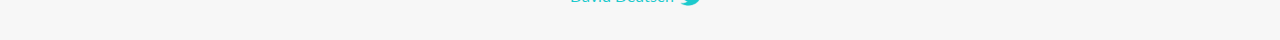
<file: owl-carousel/docs/demos/autowidth.html>
<!DOCTYPE html>
<html lang="en">
  <head>

    <!-- head -->
    <meta charset="utf-8">
    <meta name="msapplication-tap-highlight" content="no" />
    <meta name="viewport" content="width=device-width, initial-scale=1.0" />
    <meta name="description" content="Auto Width">
    <meta name="author" content="David Deutsch">
    <title>
      Auto Width Demo | Owl Carousel | 2.3.4
    </title>

    <!-- Stylesheets -->
    <link href='https://fonts.googleapis.com/css?family=Lato:300,400,700,400italic,300italic' rel='stylesheet' type='text/css'>
    <link rel="stylesheet" href="../assets/css/docs.theme.min.css">

    <!-- Owl Stylesheets -->
    <link rel="stylesheet" href="../assets/owlcarousel/assets/owl.carousel.min.css">
    <link rel="stylesheet" href="../assets/owlcarousel/assets/owl.theme.default.min.css">

    <!-- HTML5 shim and Respond.js IE8 support of HTML5 elements and media queries -->

    <!--[if lt IE 9]>
      <script src="https://oss.maxcdn.com/libs/html5shiv/3.7.0/html5shiv.js"></script>
      <script src="https://oss.maxcdn.com/libs/respond.js/1.3.0/respond.min.js"></script>
    <![endif]-->

    <!-- Favicons -->
    <link rel="apple-touch-icon-precomposed" sizes="144x144" href="../assets/ico/apple-touch-icon-144-precomposed.png">
    <link rel="shortcut icon" href="../assets/ico/favicon.png">
    <link rel="shortcut icon" href="favicon.ico">

    <!-- Yeah i know js should not be in header. Its required for demos.-->

    <!-- javascript -->
    <script src="../assets/vendors/jquery.min.js"></script>
    <script src="../assets/owlcarousel/owl.carousel.js"></script>
  </head>
  <body>

    <!-- header -->
    <header class="header">
      <div class="row">
        <div class="large-12 columns">
          <div class="brand left">
            <h3>
              <a href="/OwlCarousel2/">owl.carousel.js</a> 
            </h3>
          </div>
          <a id="toggle-nav" class="right">
            <span></span> <span></span> <span></span> 
          </a> 
          <div class="nav-bar">
            <ul class="clearfix">
              <li> <a href="/OwlCarousel2/index.html">Home</a>  </li>
              <li class="active">
                <a href="/OwlCarousel2/demos/demos.html">Demos</a> 
              </li>
              <li> <a href="/OwlCarousel2/docs/started-welcome.html">Docs</a>  </li>
              <li>
                <a href="https://github.com/OwlCarousel2/OwlCarousel2/archive/2.3.4.zip">Download</a> 
                <span class="download"></span> 
              </li>
            </ul>
          </div>
        </div>
      </div>
    </header>

    <!-- title -->
    <section class="title">
      <div class="row">
        <div class="large-12 columns">
          <h1>Auto Width</h1>
        </div>
      </div>
    </section>

    <!--  Demos -->
    <section id="demos">
      <div class="row">
        <div class="large-12 columns">
          <div class="owl-carousel owl-theme">
            <div class="item" style="width:250px">
              <h4>1</h4>
            </div>
            <div class="item" style="width:100px">
              <h4>2</h4>
            </div>
            <div class="item" style="width:500px">
              <h4>3</h4>
            </div>
            <div class="item" style="width:100px">
              <h4>4</h4>
            </div>
            <div class="item" style="width:50px">
              <h4>6</h4>
            </div>
            <div class="item" style="width:250px">
              <h4>7</h4>
            </div>
            <div class="item" style="width:120px">
              <h4>8</h4>
            </div>
            <div class="item" style="width:420px">
              <h4>9</h4>
            </div>
            <div class="item" style="width:120px">
              <h4>10</h4>
            </div>
            <div class="item" style="width:300px">
              <h4>11</h4>
            </div>
            <div class="item" style="width:450px">
              <h4>12</h4>
            </div>
            <div class="item" style="width:220px">
              <h4>13</h4>
            </div>
            <div class="item" style="width:150px">
              <h4>14</h4>
            </div>
            <div class="item" style="width:600px">
              <h4>15</h4>
            </div>
          </div>
          <h3 id="overview">Overview</h3>
          <p>Use width style on elements to get the result you want. If using with infinity loop add option &#39;items&#39; more than 1. It all depends on the width of your content.</p>
          <h3 id="setup">Setup</h3>
          <pre><code>$(&#39;.owl-carousel&#39;).owlCarousel({
    margin:10,
    loop:true,
    autoWidth:true,
    items:4
})</code></pre>
          <h3 id="html">html</h3>
          <pre><code>&lt;div class=&quot;owl-carousel owl-theme&quot;&gt;
    &lt;div class=&quot;item&quot; style=&quot;width:250px&quot;&gt;&lt;h4&gt;1&lt;/h4&gt;&lt;/div&gt;
    &lt;div class=&quot;item&quot; style=&quot;width:100px&quot;&gt;&lt;h4&gt;2&lt;/h4&gt;&lt;/div&gt;
    &lt;div class=&quot;item&quot; style=&quot;width:500px&quot;&gt;&lt;h4&gt;3&lt;/h4&gt;&lt;/div&gt;
    &lt;div class=&quot;item&quot; style=&quot;width:100px&quot;&gt;&lt;h4&gt;4&lt;/h4&gt;&lt;/div&gt;
    &lt;div class=&quot;item&quot; style=&quot;width:50px&quot;&gt;&lt;h4&gt;6&lt;/h4&gt;&lt;/div&gt;
    &lt;div class=&quot;item&quot; style=&quot;width:250px&quot;&gt;&lt;h4&gt;7&lt;/h4&gt;&lt;/div&gt;
    &lt;div class=&quot;item&quot; style=&quot;width:120px&quot;&gt;&lt;h4&gt;8&lt;/h4&gt;&lt;/div&gt;
    &lt;div class=&quot;item&quot; style=&quot;width:420px&quot;&gt;&lt;h4&gt;9&lt;/h4&gt;&lt;/div&gt;
    &lt;div class=&quot;item&quot; style=&quot;width:120px&quot;&gt;&lt;h4&gt;10&lt;/h4&gt;&lt;/div&gt;
    &lt;div class=&quot;item&quot; style=&quot;width:300px&quot;&gt;&lt;h4&gt;11&lt;/h4&gt;&lt;/div&gt;
    &lt;div class=&quot;item&quot; style=&quot;width:450px&quot;&gt;&lt;h4&gt;12&lt;/h4&gt;&lt;/div&gt;
    &lt;div class=&quot;item&quot; style=&quot;width:220px&quot;&gt;&lt;h4&gt;13&lt;/h4&gt;&lt;/div&gt;
    &lt;div class=&quot;item&quot; style=&quot;width:150px&quot;&gt;&lt;h4&gt;14&lt;/h4&gt;&lt;/div&gt;
    &lt;div class=&quot;item&quot; style=&quot;width:600px&quot;&gt;&lt;h4&gt;15&lt;/h4&gt;&lt;/div&gt;
&lt;/div&gt;</code></pre>
          <script>
            $(document).ready(function() {
              $('.owl-carousel').owlCarousel({
                margin: 10,
                loop: true,
                autoWidth: true,
                items: 4
              })
            })
          </script>
        </div>
      </div>
    </section>

    <!-- footer -->
    <footer class="footer">
      <div class="row">
        <div class="large-12 columns">
          <h5>
            <a href="/OwlCarousel2/docs/support-contact.html">David Deutsch</a> 
            <a id="custom-tweet-button" href="https://twitter.com/share?url=https://github.com/OwlCarousel2/OwlCarousel2&text=Owl Carousel - This is so awesome! " target="_blank"></a> 
          </h5>
        </div>
      </div>
    </footer>

    <!-- vendors -->
    <script src="../assets/vendors/highlight.js"></script>
    <script src="../assets/js/app.js"></script>
  </body>
</html>
</file>
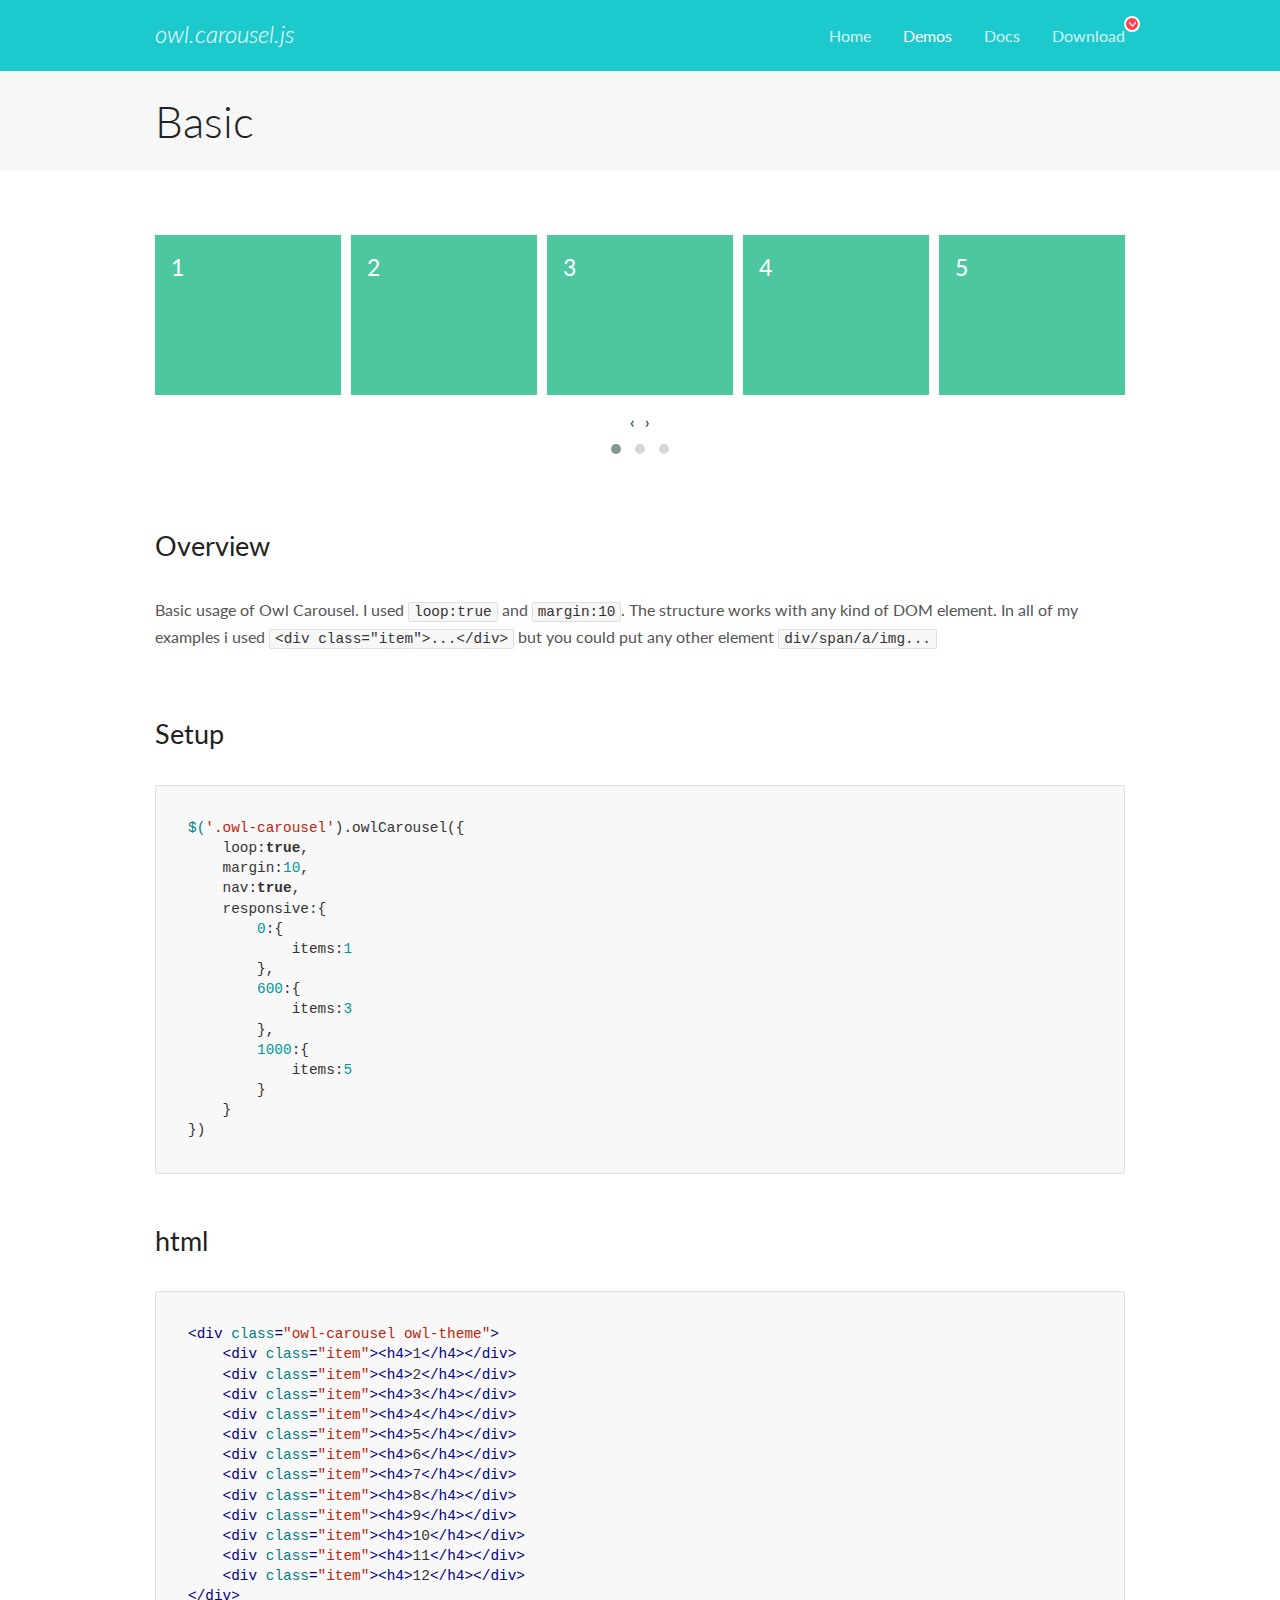
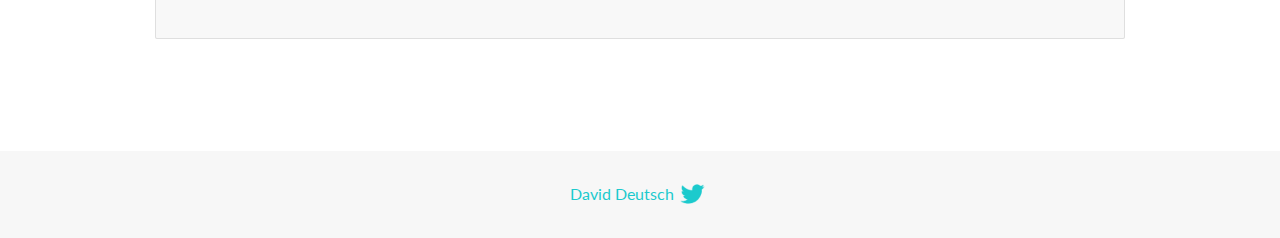
<file: owl-carousel/docs/demos/basic.html>
<!DOCTYPE html>
<html lang="en">
  <head>

    <!-- head -->
    <meta charset="utf-8">
    <meta name="msapplication-tap-highlight" content="no" />
    <meta name="viewport" content="width=device-width, initial-scale=1.0" />
    <meta name="description" content="Basic usage demo">
    <meta name="author" content="David Deutsch">
    <title>
      Basic Demo | Owl Carousel | 2.3.4
    </title>

    <!-- Stylesheets -->
    <link href='https://fonts.googleapis.com/css?family=Lato:300,400,700,400italic,300italic' rel='stylesheet' type='text/css'>
    <link rel="stylesheet" href="../assets/css/docs.theme.min.css">

    <!-- Owl Stylesheets -->
    <link rel="stylesheet" href="../assets/owlcarousel/assets/owl.carousel.min.css">
    <link rel="stylesheet" href="../assets/owlcarousel/assets/owl.theme.default.min.css">

    <!-- HTML5 shim and Respond.js IE8 support of HTML5 elements and media queries -->

    <!--[if lt IE 9]>
      <script src="https://oss.maxcdn.com/libs/html5shiv/3.7.0/html5shiv.js"></script>
      <script src="https://oss.maxcdn.com/libs/respond.js/1.3.0/respond.min.js"></script>
    <![endif]-->

    <!-- Favicons -->
    <link rel="apple-touch-icon-precomposed" sizes="144x144" href="../assets/ico/apple-touch-icon-144-precomposed.png">
    <link rel="shortcut icon" href="../assets/ico/favicon.png">
    <link rel="shortcut icon" href="favicon.ico">

    <!-- Yeah i know js should not be in header. Its required for demos.-->

    <!-- javascript -->
    <script src="../assets/vendors/jquery.min.js"></script>
    <script src="../assets/owlcarousel/owl.carousel.js"></script>
  </head>
  <body>

    <!-- header -->
    <header class="header">
      <div class="row">
        <div class="large-12 columns">
          <div class="brand left">
            <h3>
              <a href="/OwlCarousel2/">owl.carousel.js</a> 
            </h3>
          </div>
          <a id="toggle-nav" class="right">
            <span></span> <span></span> <span></span> 
          </a> 
          <div class="nav-bar">
            <ul class="clearfix">
              <li> <a href="/OwlCarousel2/index.html">Home</a>  </li>
              <li class="active">
                <a href="/OwlCarousel2/demos/demos.html">Demos</a> 
              </li>
              <li> <a href="/OwlCarousel2/docs/started-welcome.html">Docs</a>  </li>
              <li>
                <a href="https://github.com/OwlCarousel2/OwlCarousel2/archive/2.3.4.zip">Download</a> 
                <span class="download"></span> 
              </li>
            </ul>
          </div>
        </div>
      </div>
    </header>

    <!-- title -->
    <section class="title">
      <div class="row">
        <div class="large-12 columns">
          <h1>Basic</h1>
        </div>
      </div>
    </section>

    <!--  Demos -->
    <section id="demos">
      <div class="row">
        <div class="large-12 columns">
          <div class="owl-carousel owl-theme">
            <div class="item">
              <h4>1</h4>
            </div>
            <div class="item">
              <h4>2</h4>
            </div>
            <div class="item">
              <h4>3</h4>
            </div>
            <div class="item">
              <h4>4</h4>
            </div>
            <div class="item">
              <h4>5</h4>
            </div>
            <div class="item">
              <h4>6</h4>
            </div>
            <div class="item">
              <h4>7</h4>
            </div>
            <div class="item">
              <h4>8</h4>
            </div>
            <div class="item">
              <h4>9</h4>
            </div>
            <div class="item">
              <h4>10</h4>
            </div>
            <div class="item">
              <h4>11</h4>
            </div>
            <div class="item">
              <h4>12</h4>
            </div>
          </div>
          <h3 id="overview">Overview</h3>
          <p>Basic usage of Owl Carousel. I used <code>loop:true</code> and <code>margin:10</code>. The structure works with any kind of DOM element. In all of my examples i used <code>&lt;div class=&quot;item&quot;&gt;...&lt;/div&gt;</code> but you could
            put any other element <code>div/span/a/img...</code></p>
          <h3 id="setup">Setup</h3>
          <pre><code>$(&#39;.owl-carousel&#39;).owlCarousel({
    loop:true,
    margin:10,
    nav:true,
    responsive:{
        0:{
            items:1
        },
        600:{
            items:3
        },
        1000:{
            items:5
        }
    }
})</code></pre>
          <h3 id="html">html</h3>
          <pre><code>&lt;div class=&quot;owl-carousel owl-theme&quot;&gt;
    &lt;div class=&quot;item&quot;&gt;&lt;h4&gt;1&lt;/h4&gt;&lt;/div&gt;
    &lt;div class=&quot;item&quot;&gt;&lt;h4&gt;2&lt;/h4&gt;&lt;/div&gt;
    &lt;div class=&quot;item&quot;&gt;&lt;h4&gt;3&lt;/h4&gt;&lt;/div&gt;
    &lt;div class=&quot;item&quot;&gt;&lt;h4&gt;4&lt;/h4&gt;&lt;/div&gt;
    &lt;div class=&quot;item&quot;&gt;&lt;h4&gt;5&lt;/h4&gt;&lt;/div&gt;
    &lt;div class=&quot;item&quot;&gt;&lt;h4&gt;6&lt;/h4&gt;&lt;/div&gt;
    &lt;div class=&quot;item&quot;&gt;&lt;h4&gt;7&lt;/h4&gt;&lt;/div&gt;
    &lt;div class=&quot;item&quot;&gt;&lt;h4&gt;8&lt;/h4&gt;&lt;/div&gt;
    &lt;div class=&quot;item&quot;&gt;&lt;h4&gt;9&lt;/h4&gt;&lt;/div&gt;
    &lt;div class=&quot;item&quot;&gt;&lt;h4&gt;10&lt;/h4&gt;&lt;/div&gt;
    &lt;div class=&quot;item&quot;&gt;&lt;h4&gt;11&lt;/h4&gt;&lt;/div&gt;
    &lt;div class=&quot;item&quot;&gt;&lt;h4&gt;12&lt;/h4&gt;&lt;/div&gt;
&lt;/div&gt;</code></pre>
          <script>
            $(document).ready(function() {
              var owl = $('.owl-carousel');
              owl.owlCarousel({
                margin: 10,
                nav: true,
                loop: true,
                responsive: {
                  0: {
                    items: 1
                  },
                  600: {
                    items: 3
                  },
                  1000: {
                    items: 5
                  }
                }
              })
            })
          </script>
        </div>
      </div>
    </section>

    <!-- footer -->
    <footer class="footer">
      <div class="row">
        <div class="large-12 columns">
          <h5>
            <a href="/OwlCarousel2/docs/support-contact.html">David Deutsch</a> 
            <a id="custom-tweet-button" href="https://twitter.com/share?url=https://github.com/OwlCarousel2/OwlCarousel2&text=Owl Carousel - This is so awesome! " target="_blank"></a> 
          </h5>
        </div>
      </div>
    </footer>

    <!-- vendors -->
    <script src="../assets/vendors/highlight.js"></script>
    <script src="../assets/js/app.js"></script>
  </body>
</html>
</file>
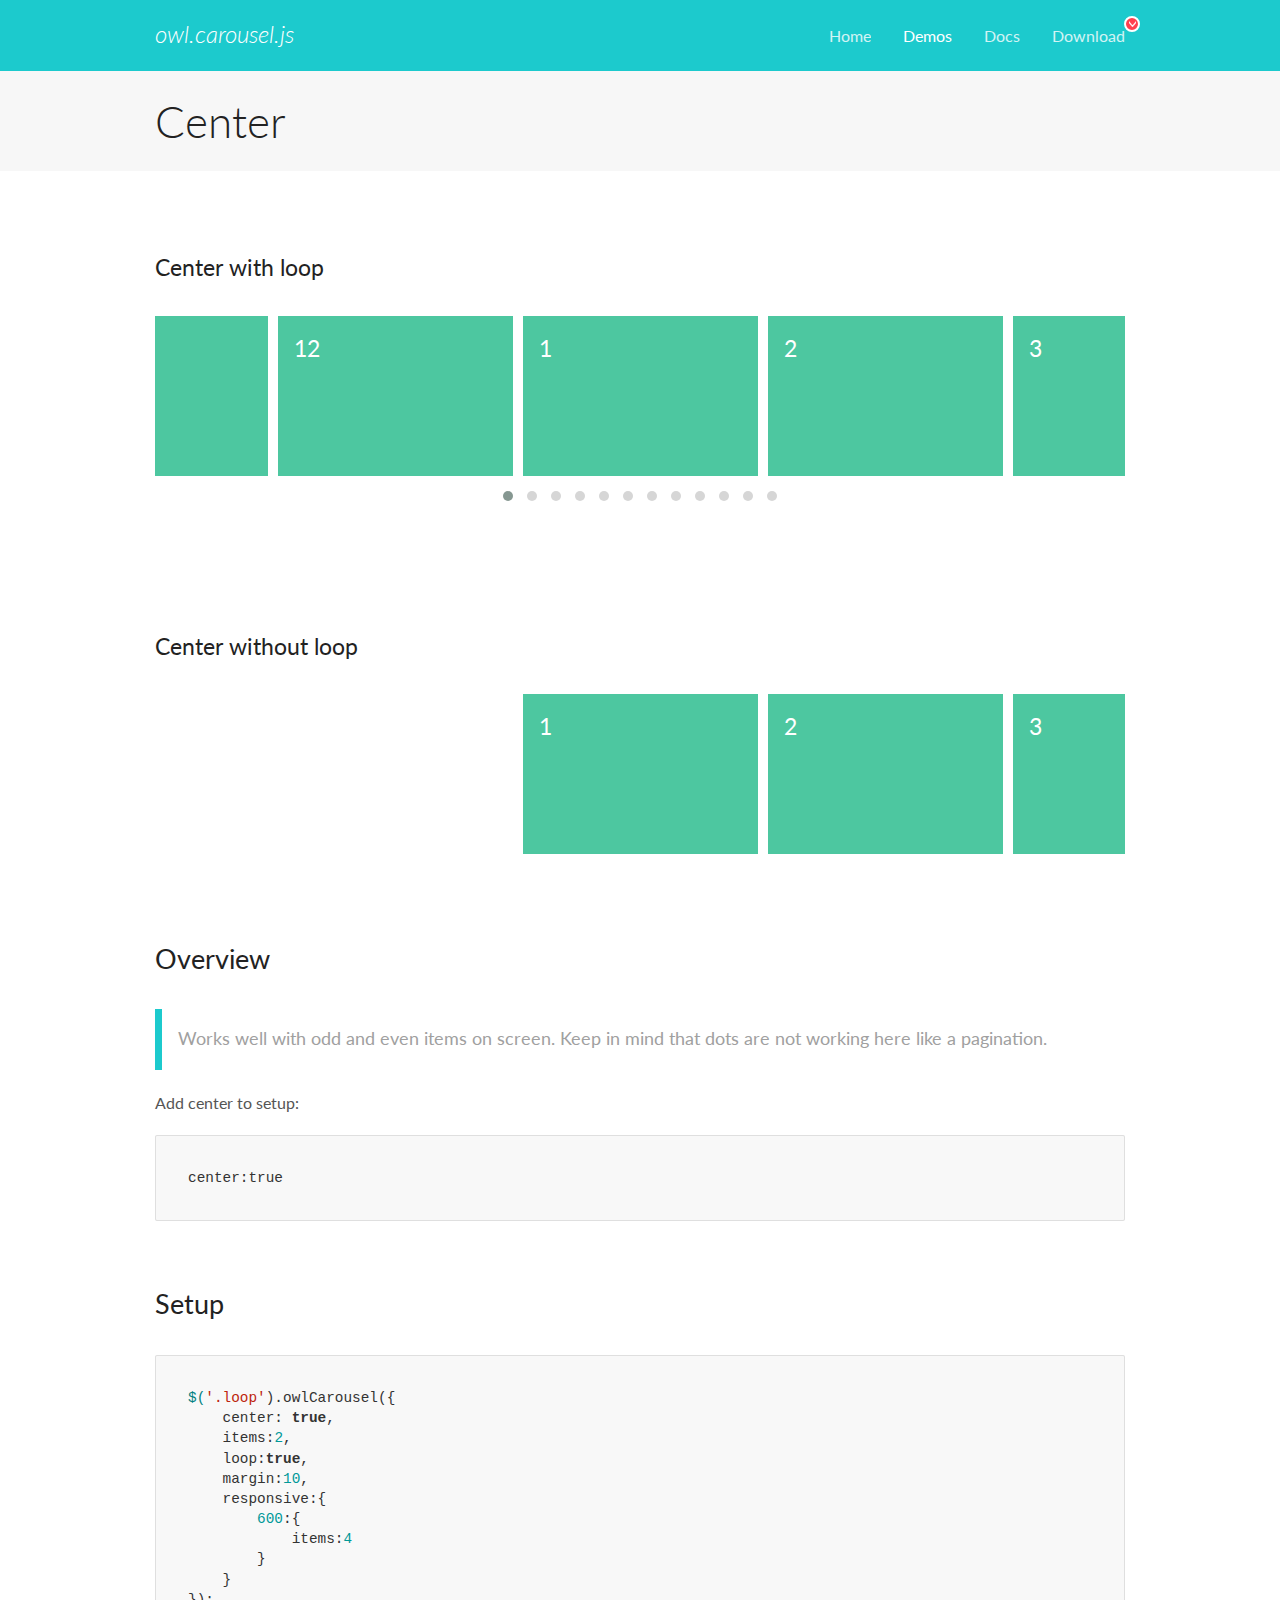
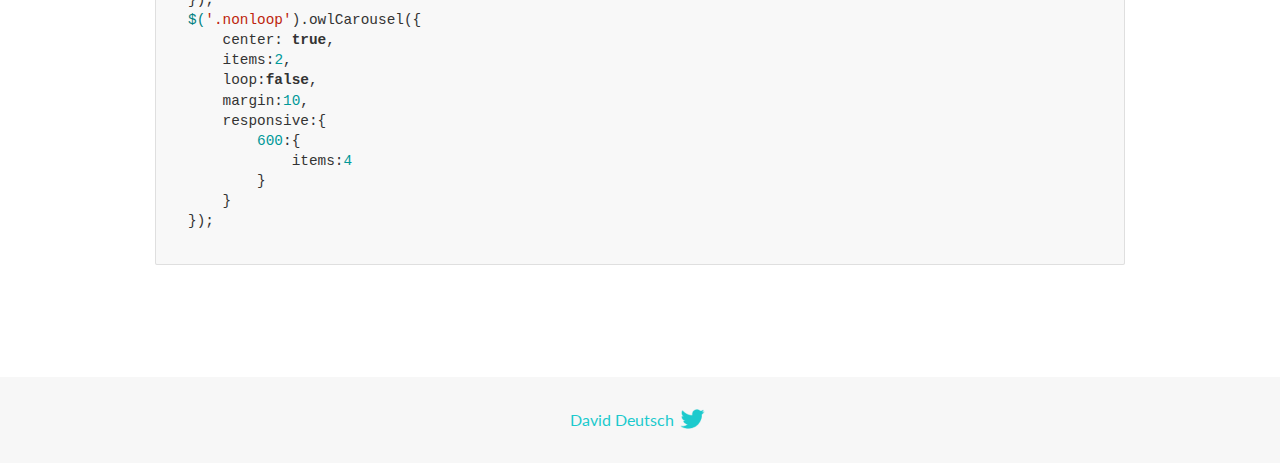
<file: owl-carousel/docs/demos/center.html>
<!DOCTYPE html>
<html lang="en">
  <head>

    <!-- head -->
    <meta charset="utf-8">
    <meta name="msapplication-tap-highlight" content="no" />
    <meta name="viewport" content="width=device-width, initial-scale=1.0" />
    <meta name="description" content="Center carousel">
    <meta name="author" content="David Deutsch">
    <title>
      Center Demo | Owl Carousel | 2.3.4
    </title>

    <!-- Stylesheets -->
    <link href='https://fonts.googleapis.com/css?family=Lato:300,400,700,400italic,300italic' rel='stylesheet' type='text/css'>
    <link rel="stylesheet" href="../assets/css/docs.theme.min.css">

    <!-- Owl Stylesheets -->
    <link rel="stylesheet" href="../assets/owlcarousel/assets/owl.carousel.min.css">
    <link rel="stylesheet" href="../assets/owlcarousel/assets/owl.theme.default.min.css">

    <!-- HTML5 shim and Respond.js IE8 support of HTML5 elements and media queries -->

    <!--[if lt IE 9]>
      <script src="https://oss.maxcdn.com/libs/html5shiv/3.7.0/html5shiv.js"></script>
      <script src="https://oss.maxcdn.com/libs/respond.js/1.3.0/respond.min.js"></script>
    <![endif]-->

    <!-- Favicons -->
    <link rel="apple-touch-icon-precomposed" sizes="144x144" href="../assets/ico/apple-touch-icon-144-precomposed.png">
    <link rel="shortcut icon" href="../assets/ico/favicon.png">
    <link rel="shortcut icon" href="favicon.ico">

    <!-- Yeah i know js should not be in header. Its required for demos.-->

    <!-- javascript -->
    <script src="../assets/vendors/jquery.min.js"></script>
    <script src="../assets/owlcarousel/owl.carousel.js"></script>
  </head>
  <body>

    <!-- header -->
    <header class="header">
      <div class="row">
        <div class="large-12 columns">
          <div class="brand left">
            <h3>
              <a href="/OwlCarousel2/">owl.carousel.js</a> 
            </h3>
          </div>
          <a id="toggle-nav" class="right">
            <span></span> <span></span> <span></span> 
          </a> 
          <div class="nav-bar">
            <ul class="clearfix">
              <li> <a href="/OwlCarousel2/index.html">Home</a>  </li>
              <li class="active">
                <a href="/OwlCarousel2/demos/demos.html">Demos</a> 
              </li>
              <li> <a href="/OwlCarousel2/docs/started-welcome.html">Docs</a>  </li>
              <li>
                <a href="https://github.com/OwlCarousel2/OwlCarousel2/archive/2.3.4.zip">Download</a> 
                <span class="download"></span> 
              </li>
            </ul>
          </div>
        </div>
      </div>
    </header>

    <!-- title -->
    <section class="title">
      <div class="row">
        <div class="large-12 columns">
          <h1>Center</h1>
        </div>
      </div>
    </section>

    <!--  Demos -->
    <section id="demos">
      <div class="row">
        <div class="large-12 columns">
          <h4 id="center-with-loop">Center with loop</h4>
          <div class="loop owl-carousel owl-theme">
            <div class="item">
              <h4>1</h4>
            </div>
            <div class="item">
              <h4>2</h4>
            </div>
            <div class="item">
              <h4>3</h4>
            </div>
            <div class="item">
              <h4>4</h4>
            </div>
            <div class="item">
              <h4>5</h4>
            </div>
            <div class="item">
              <h4>6</h4>
            </div>
            <div class="item">
              <h4>7</h4>
            </div>
            <div class="item">
              <h4>8</h4>
            </div>
            <div class="item">
              <h4>9</h4>
            </div>
            <div class="item">
              <h4>10</h4>
            </div>
            <div class="item">
              <h4>11</h4>
            </div>
            <div class="item">
              <h4>12</h4>
            </div>
          </div>
          <br>
          <h4 id="center-without-loop">Center without loop</h4>
          <div class="nonloop owl-carousel">
            <div class="item">
              <h4>1</h4>
            </div>
            <div class="item">
              <h4>2</h4>
            </div>
            <div class="item">
              <h4>3</h4>
            </div>
            <div class="item">
              <h4>4</h4>
            </div>
            <div class="item">
              <h4>5</h4>
            </div>
            <div class="item">
              <h4>6</h4>
            </div>
            <div class="item">
              <h4>7</h4>
            </div>
            <div class="item">
              <h4>8</h4>
            </div>
            <div class="item">
              <h4>9</h4>
            </div>
            <div class="item">
              <h4>10</h4>
            </div>
            <div class="item">
              <h4>11</h4>
            </div>
            <div class="item">
              <h4>12</h4>
            </div>
          </div>
          <h3 id="overview">Overview</h3>
          <blockquote>
            <p>Works well with odd and even items on screen. Keep in mind that dots are not working here like a pagination.</p>
          </blockquote>
          <p>Add center to setup:</p>
          <pre><code>center:true</code></pre>
          <h3 id="setup">Setup</h3>
          <pre><code>$(&#39;.loop&#39;).owlCarousel({
    center: true,
    items:2,
    loop:true,
    margin:10,
    responsive:{
        600:{
            items:4
        }
    }
});
$(&#39;.nonloop&#39;).owlCarousel({
    center: true,
    items:2,
    loop:false,
    margin:10,
    responsive:{
        600:{
            items:4
        }
    }
});</code></pre>
          <script>
            jQuery(document).ready(function($) {
              $('.loop').owlCarousel({
                center: true,
                items: 2,
                loop: true,
                margin: 10,
                responsive: {
                  600: {
                    items: 4
                  }
                }
              });
              $('.nonloop').owlCarousel({
                center: true,
                items: 2,
                loop: false,
                margin: 10,
                responsive: {
                  600: {
                    items: 4
                  }
                }
              });
            });
          </script>
        </div>
      </div>
    </section>

    <!-- footer -->
    <footer class="footer">
      <div class="row">
        <div class="large-12 columns">
          <h5>
            <a href="/OwlCarousel2/docs/support-contact.html">David Deutsch</a> 
            <a id="custom-tweet-button" href="https://twitter.com/share?url=https://github.com/OwlCarousel2/OwlCarousel2&text=Owl Carousel - This is so awesome! " target="_blank"></a> 
          </h5>
        </div>
      </div>
    </footer>

    <!-- vendors -->
    <script src="../assets/vendors/highlight.js"></script>
    <script src="../assets/js/app.js"></script>
  </body>
</html>
</file>
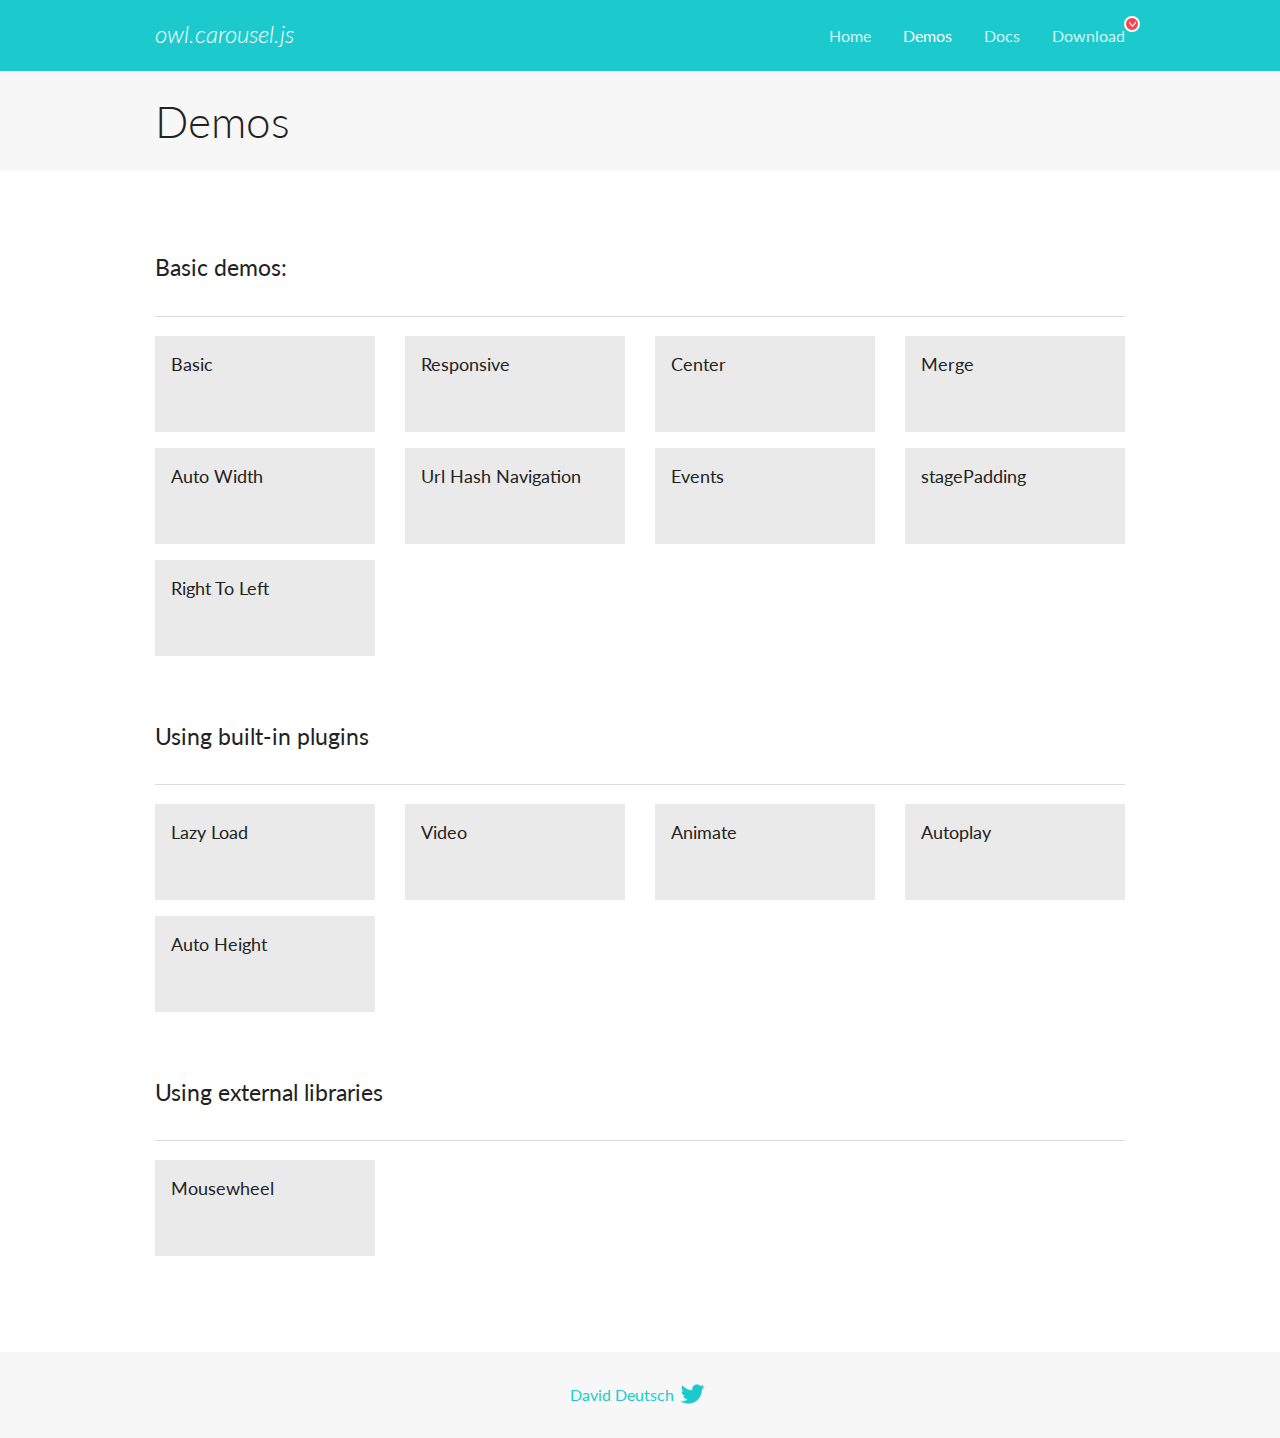
<file: owl-carousel/docs/demos/demos.html>
<!DOCTYPE html>
<html lang="en">
  <head>

    <!-- head -->
    <meta charset="utf-8">
    <meta name="msapplication-tap-highlight" content="no" />
    <meta name="viewport" content="width=device-width, initial-scale=1.0" />
    <meta name="description" content="A list of Owl Carousel examples.">
    <meta name="author" content="David Deutsch">
    <title>
      Demos | Owl Carousel | 2.3.4
    </title>

    <!-- Stylesheets -->
    <link href='https://fonts.googleapis.com/css?family=Lato:300,400,700,400italic,300italic' rel='stylesheet' type='text/css'>
    <link rel="stylesheet" href="../assets/css/docs.theme.min.css">

    <!-- Owl Stylesheets -->
    <link rel="stylesheet" href="../assets/owlcarousel/assets/owl.carousel.min.css">
    <link rel="stylesheet" href="../assets/owlcarousel/assets/owl.theme.default.min.css">

    <!-- HTML5 shim and Respond.js IE8 support of HTML5 elements and media queries -->

    <!--[if lt IE 9]>
      <script src="https://oss.maxcdn.com/libs/html5shiv/3.7.0/html5shiv.js"></script>
      <script src="https://oss.maxcdn.com/libs/respond.js/1.3.0/respond.min.js"></script>
    <![endif]-->

    <!-- Favicons -->
    <link rel="apple-touch-icon-precomposed" sizes="144x144" href="../assets/ico/apple-touch-icon-144-precomposed.png">
    <link rel="shortcut icon" href="../assets/ico/favicon.png">
    <link rel="shortcut icon" href="favicon.ico">

    <!-- Yeah i know js should not be in header. Its required for demos.-->

    <!-- javascript -->
    <script src="../assets/vendors/jquery.min.js"></script>
    <script src="../assets/owlcarousel/owl.carousel.js"></script>
  </head>
  <body>

    <!-- header -->
    <header class="header">
      <div class="row">
        <div class="large-12 columns">
          <div class="brand left">
            <h3>
              <a href="/OwlCarousel2/">owl.carousel.js</a> 
            </h3>
          </div>
          <a id="toggle-nav" class="right">
            <span></span> <span></span> <span></span> 
          </a> 
          <div class="nav-bar">
            <ul class="clearfix">
              <li> <a href="/OwlCarousel2/index.html">Home</a>  </li>
              <li class="active">
                <a href="/OwlCarousel2/demos/demos.html">Demos</a> 
              </li>
              <li> <a href="/OwlCarousel2/docs/started-welcome.html">Docs</a>  </li>
              <li>
                <a href="https://github.com/OwlCarousel2/OwlCarousel2/archive/2.3.4.zip">Download</a> 
                <span class="download"></span> 
              </li>
            </ul>
          </div>
        </div>
      </div>
    </header>

    <!-- title -->
    <section class="title">
      <div class="row">
        <div class="large-12 columns">
          <h1>Demos</h1>
        </div>
      </div>
    </section>

    <!--  Demos -->
    <section id="demos">
      <div class="row">
        <div class="large-12 columns">
          <h4 id="basic-demos-">Basic demos:</h4>
          <hr>
          <div class="demo-list">
            <div class="row">
              <div class="small-6 medium-4 large-3 columns">
                <a href="basic.html" class="demo-block">
                  <h5>Basic </h5>
                </a> 
              </div>
              <div class="small-6 medium-4 large-3 columns">
                <a href="responsive.html" class="demo-block">
                  <h5>Responsive </h5>
                </a> 
              </div>
              <div class="small-6 medium-4 large-3 columns">
                <a href="center.html" class="demo-block">
                  <h5>Center </h5>
                </a> 
              </div>
              <div class="small-6 medium-4 large-3 columns">
                <a href="merge.html" class="demo-block">
                  <h5>Merge </h5>
                </a> 
              </div>
              <div class="small-6 medium-4 large-3 columns">
                <a href="autowidth.html" class="demo-block">
                  <h5>Auto Width </h5>
                </a> 
              </div>
              <div class="small-6 medium-4 large-3 columns">
                <a href="urlhashnav.html" class="demo-block">
                  <h5>Url Hash Navigation </h5>
                </a> 
              </div>
              <div class="small-6 medium-4 large-3 columns">
                <a href="events.html" class="demo-block">
                  <h5>Events </h5>
                </a> 
              </div>
              <div class="small-6 medium-4 large-3 columns">
                <a href="stagepadding.html" class="demo-block">
                  <h5>stagePadding </h5>
                </a> 
              </div>
              <div class="small-6 medium-4 large-3 columns">
                <a href="rtl.html" class="demo-block">
                  <h5>Right To Left </h5>
                </a> 
              </div>
            </div>
          </div>
          <h4 id="using-built-in-plugins">Using built-in plugins</h4>
          <hr>
          <div class="demo-list">
            <div class="row">
              <div class="small-6 medium-4 large-3 columns">
                <a href="lazyLoad.html" class="demo-block">
                  <h5>Lazy Load </h5>
                </a> 
              </div>
              <div class="small-6 medium-4 large-3 columns">
                <a href="video.html" class="demo-block">
                  <h5>Video </h5>
                </a> 
              </div>
              <div class="small-6 medium-4 large-3 columns">
                <a href="animate.html" class="demo-block">
                  <h5>Animate </h5>
                </a> 
              </div>
              <div class="small-6 medium-4 large-3 columns">
                <a href="autoplay.html" class="demo-block">
                  <h5>Autoplay </h5>
                </a> 
              </div>
              <div class="small-6 medium-4 large-3 columns">
                <a href="autoheight.html" class="demo-block">
                  <h5>Auto Height </h5>
                </a> 
              </div>
            </div>
          </div>
          <h4 id="using-external-libraries">Using external libraries</h4>
          <hr>
          <div class="demo-list">
            <div class="row">
              <div class="small-6 medium-4 large-3 columns">
                <a href="mousewheel.html" class="demo-block">
                  <h5>Mousewheel </h5>
                </a> 
              </div>
            </div>
          </div>
        </div>
      </div>
    </section>

    <!-- footer -->
    <footer class="footer">
      <div class="row">
        <div class="large-12 columns">
          <h5>
            <a href="/OwlCarousel2/docs/support-contact.html">David Deutsch</a> 
            <a id="custom-tweet-button" href="https://twitter.com/share?url=https://github.com/OwlCarousel2/OwlCarousel2&text=Owl Carousel - This is so awesome! " target="_blank"></a> 
          </h5>
        </div>
      </div>
    </footer>

    <!-- vendors -->
    <script src="../assets/vendors/highlight.js"></script>
    <script src="../assets/js/app.js"></script>
  </body>
</html>
</file>
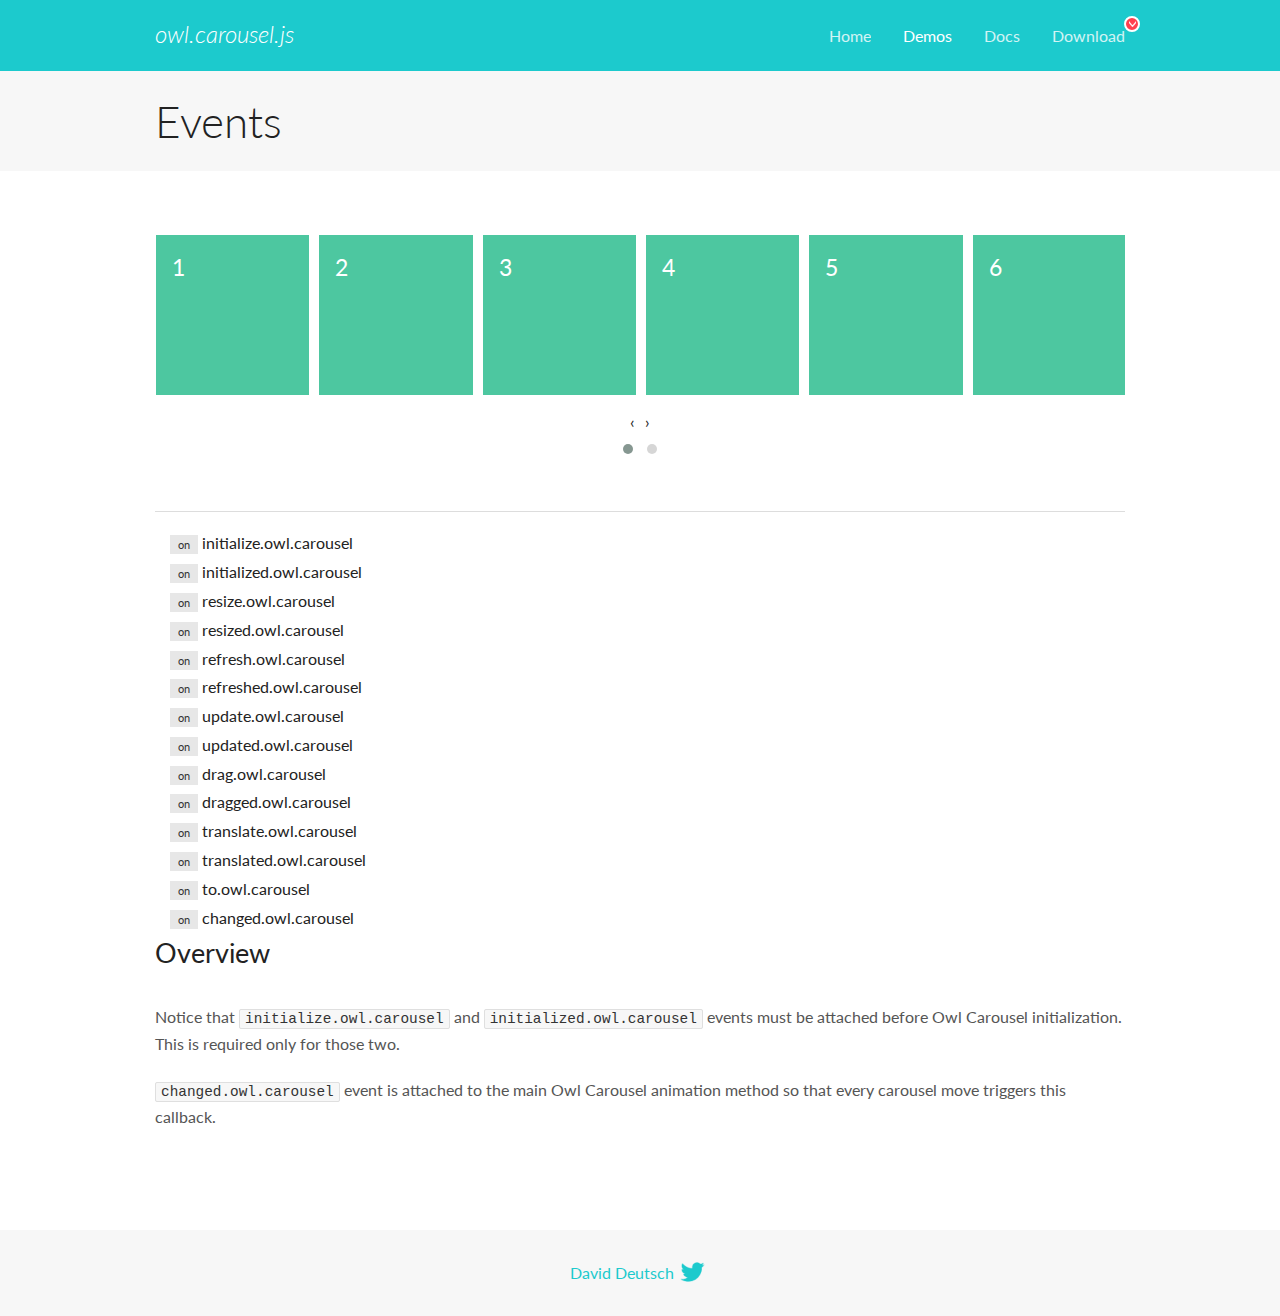
<file: owl-carousel/docs/demos/events.html>
<!DOCTYPE html>
<html lang="en">
  <head>

    <!-- head -->
    <meta charset="utf-8">
    <meta name="msapplication-tap-highlight" content="no" />
    <meta name="viewport" content="width=device-width, initial-scale=1.0" />
    <meta name="description" content="Events usage demo">
    <meta name="author" content="David Deutsch">
    <title>
      Events Demo | Owl Carousel | 2.3.4
    </title>

    <!-- Stylesheets -->
    <link href='https://fonts.googleapis.com/css?family=Lato:300,400,700,400italic,300italic' rel='stylesheet' type='text/css'>
    <link rel="stylesheet" href="../assets/css/docs.theme.min.css">

    <!-- Owl Stylesheets -->
    <link rel="stylesheet" href="../assets/owlcarousel/assets/owl.carousel.min.css">
    <link rel="stylesheet" href="../assets/owlcarousel/assets/owl.theme.default.min.css">

    <!-- HTML5 shim and Respond.js IE8 support of HTML5 elements and media queries -->

    <!--[if lt IE 9]>
      <script src="https://oss.maxcdn.com/libs/html5shiv/3.7.0/html5shiv.js"></script>
      <script src="https://oss.maxcdn.com/libs/respond.js/1.3.0/respond.min.js"></script>
    <![endif]-->

    <!-- Favicons -->
    <link rel="apple-touch-icon-precomposed" sizes="144x144" href="../assets/ico/apple-touch-icon-144-precomposed.png">
    <link rel="shortcut icon" href="../assets/ico/favicon.png">
    <link rel="shortcut icon" href="favicon.ico">

    <!-- Yeah i know js should not be in header. Its required for demos.-->

    <!-- javascript -->
    <script src="../assets/vendors/jquery.min.js"></script>
    <script src="../assets/owlcarousel/owl.carousel.js"></script>
  </head>
  <body>

    <!-- header -->
    <header class="header">
      <div class="row">
        <div class="large-12 columns">
          <div class="brand left">
            <h3>
              <a href="/OwlCarousel2/">owl.carousel.js</a> 
            </h3>
          </div>
          <a id="toggle-nav" class="right">
            <span></span> <span></span> <span></span> 
          </a> 
          <div class="nav-bar">
            <ul class="clearfix">
              <li> <a href="/OwlCarousel2/index.html">Home</a>  </li>
              <li class="active">
                <a href="/OwlCarousel2/demos/demos.html">Demos</a> 
              </li>
              <li> <a href="/OwlCarousel2/docs/started-welcome.html">Docs</a>  </li>
              <li>
                <a href="https://github.com/OwlCarousel2/OwlCarousel2/archive/2.3.4.zip">Download</a> 
                <span class="download"></span> 
              </li>
            </ul>
          </div>
        </div>
      </div>
    </header>

    <!-- title -->
    <section class="title">
      <div class="row">
        <div class="large-12 columns">
          <h1>Events</h1>
        </div>
      </div>
    </section>

    <!--  Demos -->
    <section id="demos">
      <div class="row">
        <div class="large-12 columns">
          <div class="owl-carousel owl-theme">
            <div class="item">
              <h4>1</h4>
            </div>
            <div class="item">
              <h4>2</h4>
            </div>
            <div class="item">
              <h4>3</h4>
            </div>
            <div class="item">
              <h4>4</h4>
            </div>
            <div class="item">
              <h4>5</h4>
            </div>
            <div class="item">
              <h4>6</h4>
            </div>
            <div class="item">
              <h4>7</h4>
            </div>
            <div class="item">
              <h4>8</h4>
            </div>
            <div class="item">
              <h4>9</h4>
            </div>
            <div class="item">
              <h4>10</h4>
            </div>
            <div class="item">
              <h4>11</h4>
            </div>
            <div class="item">
              <h4>12</h4>
            </div>
          </div>
          <hr>
          <div class="large-12 columns callbacks">
            <div><span class="label secondary initialize">on</span>  initialize.owl.carousel </div>
            <div><span class="label secondary initialized">on</span>  initialized.owl.carousel </div>
            <div><span class="label secondary resize">on</span>  resize.owl.carousel </div>
            <div><span class="label secondary resized">on</span>  resized.owl.carousel </div>
            <div><span class="label secondary refresh">on</span>  refresh.owl.carousel </div>
            <div><span class="label secondary refreshed">on</span>  refreshed.owl.carousel </div>
            <div><span class="label secondary update">on</span>  update.owl.carousel </div>
            <div><span class="label secondary updated">on</span>  updated.owl.carousel </div>
            <div><span class="label secondary drag">on</span>  drag.owl.carousel </div>
            <div><span class="label secondary dragged">on</span>  dragged.owl.carousel </div>
            <div><span class="label secondary translate">on</span>  translate.owl.carousel </div>
            <div><span class="label secondary translated">on</span>  translated.owl.carousel </div>
            <div><span class="label secondary to">on</span>  to.owl.carousel </div>
            <div><span class="label secondary changed">on</span>  changed.owl.carousel </div>
          </div>
          <h3 id="overview">Overview</h3>
          <p>Notice that <code>initialize.owl.carousel</code> and <code>initialized.owl.carousel</code> events must be attached before Owl Carousel initialization. This is required only for those two.</p>
          <p><code>changed.owl.carousel</code> event is attached to the main Owl Carousel animation method so that every carousel move triggers this callback.</p>
          <script>
            jQuery(document).ready(function($) {
              var owl = $('.owl-carousel');
              owl.on('initialize.owl.carousel initialized.owl.carousel ' +
                'initialize.owl.carousel initialize.owl.carousel ' +
                'resize.owl.carousel resized.owl.carousel ' +
                'refresh.owl.carousel refreshed.owl.carousel ' +
                'update.owl.carousel updated.owl.carousel ' +
                'drag.owl.carousel dragged.owl.carousel ' +
                'translate.owl.carousel translated.owl.carousel ' +
                'to.owl.carousel changed.owl.carousel',
                function(e) {
                  $('.' + e.type)
                    .removeClass('secondary')
                    .addClass('success');
                  window.setTimeout(function() {
                    $('.' + e.type)
                      .removeClass('success')
                      .addClass('secondary');
                  }, 500);
                });
              owl.owlCarousel({
                loop: true,
                nav: true,
                lazyLoad: true,
                margin: 10,
                video: true,
                responsive: {
                  0: {
                    items: 1
                  },
                  600: {
                    items: 3
                  },
                  960: {
                    items: 5,
                  },
                  1200: {
                    items: 6
                  }
                }
              });
            });
          </script>
        </div>
      </div>
    </section>

    <!-- footer -->
    <footer class="footer">
      <div class="row">
        <div class="large-12 columns">
          <h5>
            <a href="/OwlCarousel2/docs/support-contact.html">David Deutsch</a> 
            <a id="custom-tweet-button" href="https://twitter.com/share?url=https://github.com/OwlCarousel2/OwlCarousel2&text=Owl Carousel - This is so awesome! " target="_blank"></a> 
          </h5>
        </div>
      </div>
    </footer>

    <!-- vendors -->
    <script src="../assets/vendors/highlight.js"></script>
    <script src="../assets/js/app.js"></script>
  </body>
</html>
</file>
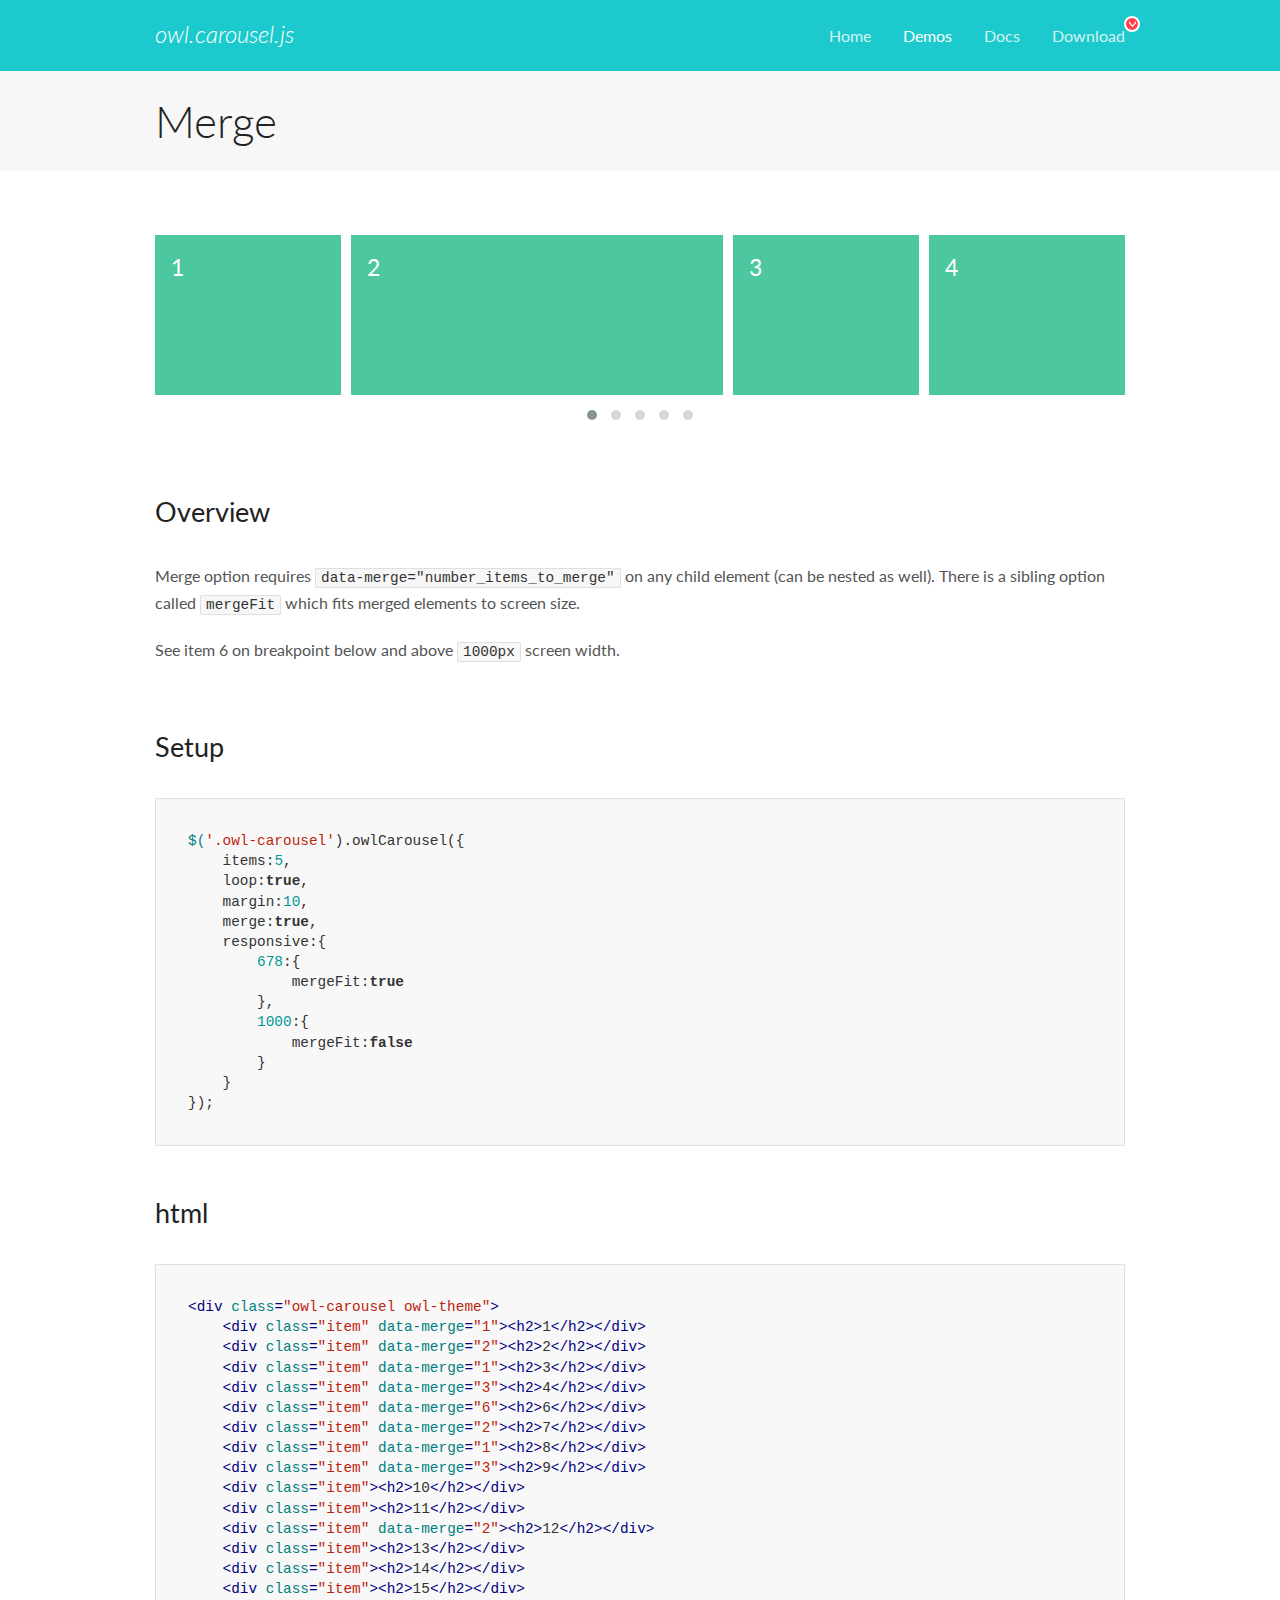
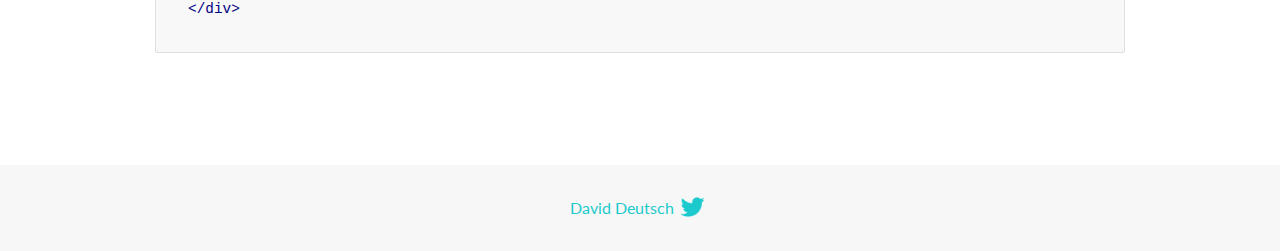
<file: owl-carousel/docs/demos/merge.html>
<!DOCTYPE html>
<html lang="en">
  <head>

    <!-- head -->
    <meta charset="utf-8">
    <meta name="msapplication-tap-highlight" content="no" />
    <meta name="viewport" content="width=device-width, initial-scale=1.0" />
    <meta name="description" content="Merge Items">
    <meta name="author" content="David Deutsch">
    <title>
      Merge Demo | Owl Carousel | 2.3.4
    </title>

    <!-- Stylesheets -->
    <link href='https://fonts.googleapis.com/css?family=Lato:300,400,700,400italic,300italic' rel='stylesheet' type='text/css'>
    <link rel="stylesheet" href="../assets/css/docs.theme.min.css">

    <!-- Owl Stylesheets -->
    <link rel="stylesheet" href="../assets/owlcarousel/assets/owl.carousel.min.css">
    <link rel="stylesheet" href="../assets/owlcarousel/assets/owl.theme.default.min.css">

    <!-- HTML5 shim and Respond.js IE8 support of HTML5 elements and media queries -->

    <!--[if lt IE 9]>
      <script src="https://oss.maxcdn.com/libs/html5shiv/3.7.0/html5shiv.js"></script>
      <script src="https://oss.maxcdn.com/libs/respond.js/1.3.0/respond.min.js"></script>
    <![endif]-->

    <!-- Favicons -->
    <link rel="apple-touch-icon-precomposed" sizes="144x144" href="../assets/ico/apple-touch-icon-144-precomposed.png">
    <link rel="shortcut icon" href="../assets/ico/favicon.png">
    <link rel="shortcut icon" href="favicon.ico">

    <!-- Yeah i know js should not be in header. Its required for demos.-->

    <!-- javascript -->
    <script src="../assets/vendors/jquery.min.js"></script>
    <script src="../assets/owlcarousel/owl.carousel.js"></script>
  </head>
  <body>

    <!-- header -->
    <header class="header">
      <div class="row">
        <div class="large-12 columns">
          <div class="brand left">
            <h3>
              <a href="/OwlCarousel2/">owl.carousel.js</a> 
            </h3>
          </div>
          <a id="toggle-nav" class="right">
            <span></span> <span></span> <span></span> 
          </a> 
          <div class="nav-bar">
            <ul class="clearfix">
              <li> <a href="/OwlCarousel2/index.html">Home</a>  </li>
              <li class="active">
                <a href="/OwlCarousel2/demos/demos.html">Demos</a> 
              </li>
              <li> <a href="/OwlCarousel2/docs/started-welcome.html">Docs</a>  </li>
              <li>
                <a href="https://github.com/OwlCarousel2/OwlCarousel2/archive/2.3.4.zip">Download</a> 
                <span class="download"></span> 
              </li>
            </ul>
          </div>
        </div>
      </div>
    </header>

    <!-- title -->
    <section class="title">
      <div class="row">
        <div class="large-12 columns">
          <h1>Merge</h1>
        </div>
      </div>
    </section>

    <!--  Demos -->
    <section id="demos">
      <div class="row">
        <div class="large-12 columns">
          <div class="owl-carousel owl-theme">
            <div class="item" data-merge="1">
              <h4>1</h4>
            </div>
            <div class="item" data-merge="2">
              <h4>2</h4>
            </div>
            <div class="item" data-merge="1">
              <h4>3</h4>
            </div>
            <div class="item" data-merge="3">
              <h4>4</h4>
            </div>
            <div class="item" data-merge="6">
              <h4>6</h4>
            </div>
            <div class="item" data-merge="2">
              <h4>7</h4>
            </div>
            <div class="item" data-merge="1">
              <h4>8</h4>
            </div>
            <div class="item" data-merge="3">
              <h4>9</h4>
            </div>
            <div class="item">
              <h4>10</h4>
            </div>
            <div class="item">
              <h4>11</h4>
            </div>
            <div class="item" data-merge="2">
              <h4>12</h4>
            </div>
            <div class="item">
              <h4>13</h4>
            </div>
            <div class="item">
              <h4>14</h4>
            </div>
            <div class="item">
              <h4>15</h4>
            </div>
          </div>
          <h3 id="overview">Overview</h3>
          <p>Merge option requires <code>data-merge=&quot;number_items_to_merge&quot;</code> on any child element (can be nested as well). There is a sibling option called <code>mergeFit</code> which fits merged elements to screen size. </p>
          <p>See item 6 on breakpoint below and above <code>1000px</code> screen width.</p>
          <h3 id="setup">Setup</h3>
          <pre><code>$(&#39;.owl-carousel&#39;).owlCarousel({
    items:5,
    loop:true,
    margin:10,
    merge:true,
    responsive:{
        678:{
            mergeFit:true
        },
        1000:{
            mergeFit:false
        }
    }
});</code></pre>
          <h3 id="html">html</h3>
          <pre><code>&lt;div class=&quot;owl-carousel owl-theme&quot;&gt;
    &lt;div class=&quot;item&quot; data-merge=&quot;1&quot;&gt;&lt;h2&gt;1&lt;/h2&gt;&lt;/div&gt;
    &lt;div class=&quot;item&quot; data-merge=&quot;2&quot;&gt;&lt;h2&gt;2&lt;/h2&gt;&lt;/div&gt;
    &lt;div class=&quot;item&quot; data-merge=&quot;1&quot;&gt;&lt;h2&gt;3&lt;/h2&gt;&lt;/div&gt;
    &lt;div class=&quot;item&quot; data-merge=&quot;3&quot;&gt;&lt;h2&gt;4&lt;/h2&gt;&lt;/div&gt;
    &lt;div class=&quot;item&quot; data-merge=&quot;6&quot;&gt;&lt;h2&gt;6&lt;/h2&gt;&lt;/div&gt;
    &lt;div class=&quot;item&quot; data-merge=&quot;2&quot;&gt;&lt;h2&gt;7&lt;/h2&gt;&lt;/div&gt;
    &lt;div class=&quot;item&quot; data-merge=&quot;1&quot;&gt;&lt;h2&gt;8&lt;/h2&gt;&lt;/div&gt;
    &lt;div class=&quot;item&quot; data-merge=&quot;3&quot;&gt;&lt;h2&gt;9&lt;/h2&gt;&lt;/div&gt;
    &lt;div class=&quot;item&quot;&gt;&lt;h2&gt;10&lt;/h2&gt;&lt;/div&gt;
    &lt;div class=&quot;item&quot;&gt;&lt;h2&gt;11&lt;/h2&gt;&lt;/div&gt;
    &lt;div class=&quot;item&quot; data-merge=&quot;2&quot;&gt;&lt;h2&gt;12&lt;/h2&gt;&lt;/div&gt;
    &lt;div class=&quot;item&quot;&gt;&lt;h2&gt;13&lt;/h2&gt;&lt;/div&gt;
    &lt;div class=&quot;item&quot;&gt;&lt;h2&gt;14&lt;/h2&gt;&lt;/div&gt;
    &lt;div class=&quot;item&quot;&gt;&lt;h2&gt;15&lt;/h2&gt;&lt;/div&gt;
&lt;/div&gt;</code></pre>
          <script>
            $(document).ready(function() {
              $('.owl-carousel').owlCarousel({
                items: 5,
                loop: true,
                margin: 10,
                merge: true,
                responsive: {
                  678: {
                    mergeFit: true
                  },
                  1000: {
                    mergeFit: false
                  }
                }
              });
            })
          </script>
        </div>
      </div>
    </section>

    <!-- footer -->
    <footer class="footer">
      <div class="row">
        <div class="large-12 columns">
          <h5>
            <a href="/OwlCarousel2/docs/support-contact.html">David Deutsch</a> 
            <a id="custom-tweet-button" href="https://twitter.com/share?url=https://github.com/OwlCarousel2/OwlCarousel2&text=Owl Carousel - This is so awesome! " target="_blank"></a> 
          </h5>
        </div>
      </div>
    </footer>

    <!-- vendors -->
    <script src="../assets/vendors/highlight.js"></script>
    <script src="../assets/js/app.js"></script>
  </body>
</html>
</file>
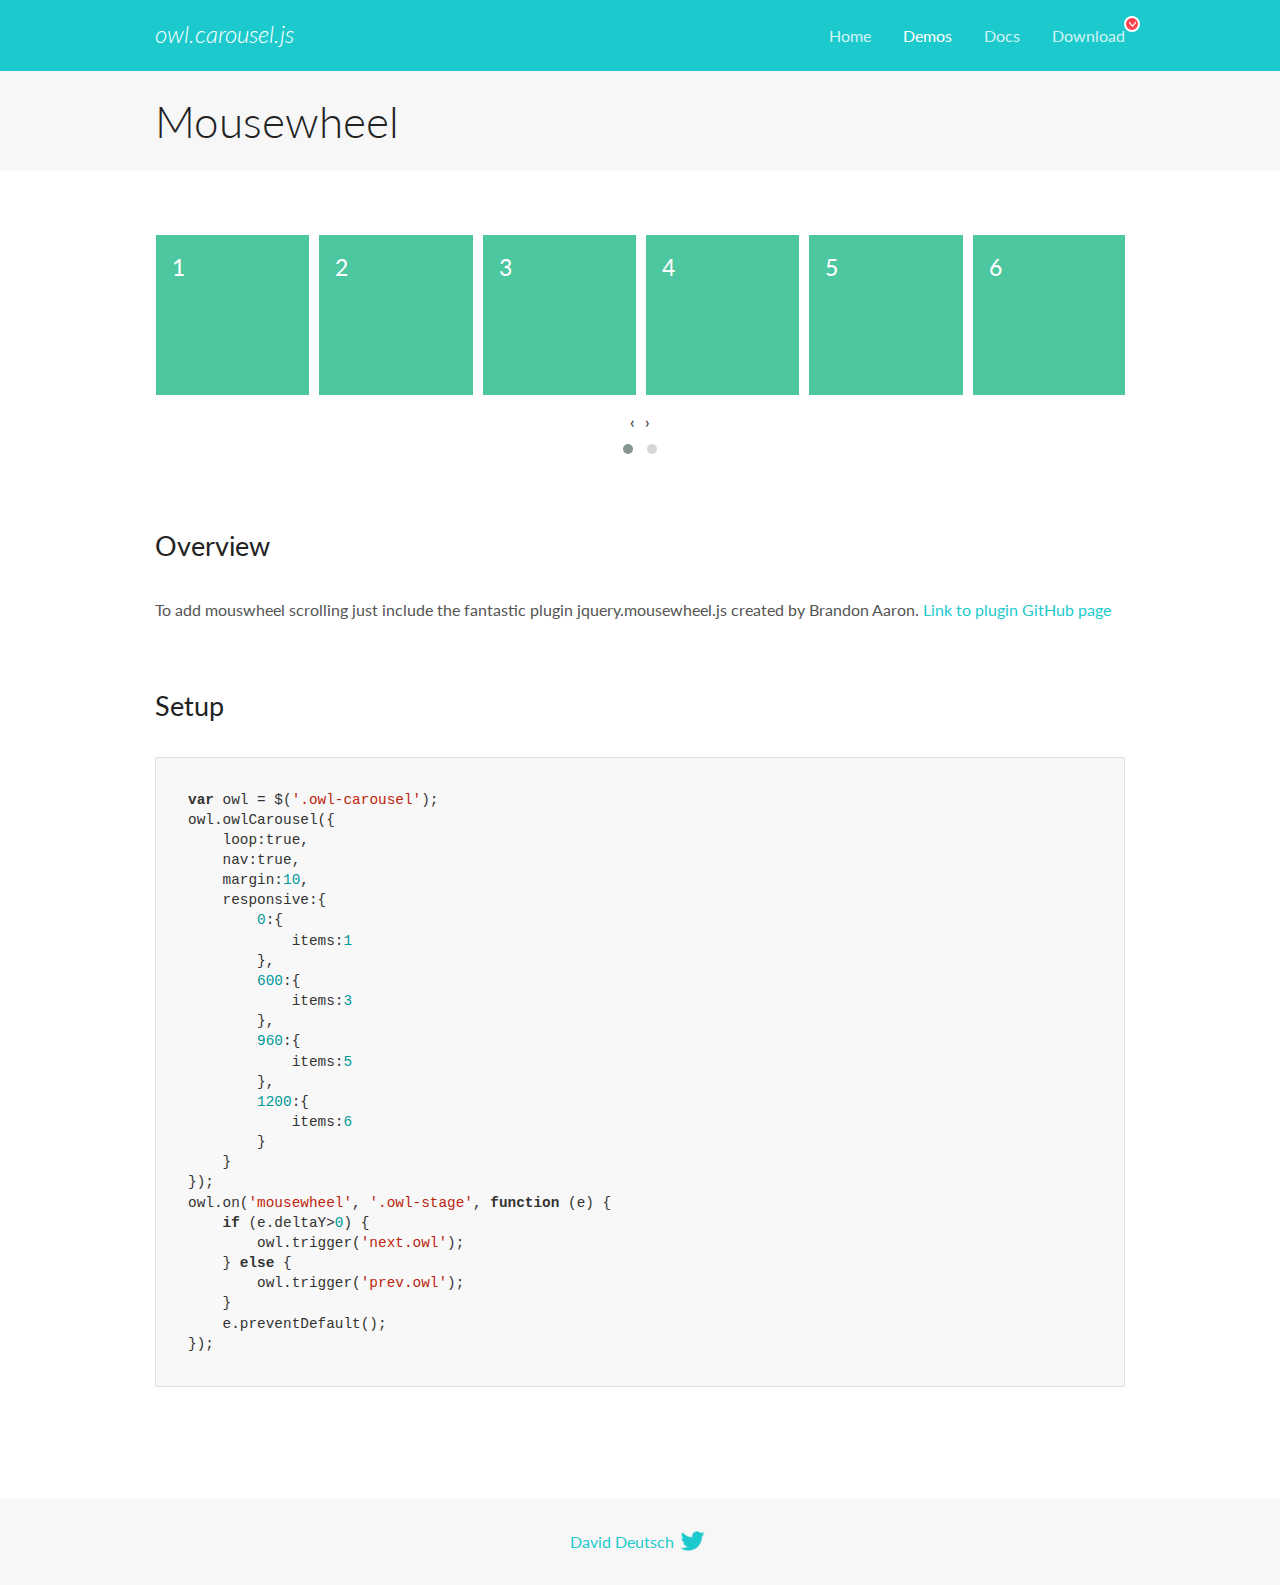
<file: owl-carousel/docs/demos/mousewheel.html>
<!DOCTYPE html>
<html lang="en">
  <head>

    <!-- head -->
    <meta charset="utf-8">
    <meta name="msapplication-tap-highlight" content="no" />
    <meta name="viewport" content="width=device-width, initial-scale=1.0" />
    <meta name="description" content="Mousewheel usage demo">
    <meta name="author" content="David Deutsch">
    <title>
      Mousewheel Demo | Owl Carousel | 2.3.4
    </title>

    <!-- Stylesheets -->
    <link href='https://fonts.googleapis.com/css?family=Lato:300,400,700,400italic,300italic' rel='stylesheet' type='text/css'>
    <link rel="stylesheet" href="../assets/css/docs.theme.min.css">

    <!-- Owl Stylesheets -->
    <link rel="stylesheet" href="../assets/owlcarousel/assets/owl.carousel.min.css">
    <link rel="stylesheet" href="../assets/owlcarousel/assets/owl.theme.default.min.css">

    <!-- HTML5 shim and Respond.js IE8 support of HTML5 elements and media queries -->

    <!--[if lt IE 9]>
      <script src="https://oss.maxcdn.com/libs/html5shiv/3.7.0/html5shiv.js"></script>
      <script src="https://oss.maxcdn.com/libs/respond.js/1.3.0/respond.min.js"></script>
    <![endif]-->

    <!-- Favicons -->
    <link rel="apple-touch-icon-precomposed" sizes="144x144" href="../assets/ico/apple-touch-icon-144-precomposed.png">
    <link rel="shortcut icon" href="../assets/ico/favicon.png">
    <link rel="shortcut icon" href="favicon.ico">

    <!-- Yeah i know js should not be in header. Its required for demos.-->

    <!-- javascript -->
    <script src="../assets/vendors/jquery.min.js"></script>
    <script src="../assets/owlcarousel/owl.carousel.js"></script>
  </head>
  <body>

    <!-- header -->
    <header class="header">
      <div class="row">
        <div class="large-12 columns">
          <div class="brand left">
            <h3>
              <a href="/OwlCarousel2/">owl.carousel.js</a> 
            </h3>
          </div>
          <a id="toggle-nav" class="right">
            <span></span> <span></span> <span></span> 
          </a> 
          <div class="nav-bar">
            <ul class="clearfix">
              <li> <a href="/OwlCarousel2/index.html">Home</a>  </li>
              <li class="active">
                <a href="/OwlCarousel2/demos/demos.html">Demos</a> 
              </li>
              <li> <a href="/OwlCarousel2/docs/started-welcome.html">Docs</a>  </li>
              <li>
                <a href="https://github.com/OwlCarousel2/OwlCarousel2/archive/2.3.4.zip">Download</a> 
                <span class="download"></span> 
              </li>
            </ul>
          </div>
        </div>
      </div>
    </header>

    <!-- title -->
    <section class="title">
      <div class="row">
        <div class="large-12 columns">
          <h1>Mousewheel</h1>
        </div>
      </div>
    </section>

    <!--  Demos -->
    <section id="demos">
      <div class="row">
        <div class="large-12 columns">
          <div class="owl-carousel owl-theme">
            <div class="item">
              <h4>1</h4>
            </div>
            <div class="item">
              <h4>2</h4>
            </div>
            <div class="item">
              <h4>3</h4>
            </div>
            <div class="item">
              <h4>4</h4>
            </div>
            <div class="item">
              <h4>5</h4>
            </div>
            <div class="item">
              <h4>6</h4>
            </div>
            <div class="item">
              <h4>7</h4>
            </div>
            <div class="item">
              <h4>8</h4>
            </div>
            <div class="item">
              <h4>9</h4>
            </div>
            <div class="item">
              <h4>10</h4>
            </div>
            <div class="item">
              <h4>11</h4>
            </div>
            <div class="item">
              <h4>12</h4>
            </div>
          </div>
          <h3 id="overview">Overview</h3>
          <p>To add mouswheel scrolling just include the fantastic plugin jquery.mousewheel.js created by Brandon Aaron.
            <a href="https://github.com/brandonaaron/jquery-mousewheel">Link to plugin GitHub page</a> 
          </p>
          <h3 id="setup">Setup</h3>
          <pre><code>var owl = $(&#39;.owl-carousel&#39;);
owl.owlCarousel({
    loop:true,
    nav:true,
    margin:10,
    responsive:{
        0:{
            items:1
        },
        600:{
            items:3
        },            
        960:{
            items:5
        },
        1200:{
            items:6
        }
    }
});
owl.on(&#39;mousewheel&#39;, &#39;.owl-stage&#39;, function (e) {
    if (e.deltaY&gt;0) {
        owl.trigger(&#39;next.owl&#39;);
    } else {
        owl.trigger(&#39;prev.owl&#39;);
    }
    e.preventDefault();
});</code></pre>
          <script src="../assets/vendors/jquery.mousewheel.min.js"></script>
          <script>
            $(document).ready(function() {
              var owl = $('.owl-carousel');
              owl.owlCarousel({
                loop: true,
                nav: true,
                margin: 10,
                responsive: {
                  0: {
                    items: 1
                  },
                  600: {
                    items: 3
                  },
                  960: {
                    items: 5
                  },
                  1200: {
                    items: 6
                  }
                }
              });
              owl.on('mousewheel', '.owl-stage', function(e) {
                if (e.deltaY > 0) {
                  owl.trigger('next.owl');
                } else {
                  owl.trigger('prev.owl');
                }
                e.preventDefault();
              });
            })
          </script>
        </div>
      </div>
    </section>

    <!-- footer -->
    <footer class="footer">
      <div class="row">
        <div class="large-12 columns">
          <h5>
            <a href="/OwlCarousel2/docs/support-contact.html">David Deutsch</a> 
            <a id="custom-tweet-button" href="https://twitter.com/share?url=https://github.com/OwlCarousel2/OwlCarousel2&text=Owl Carousel - This is so awesome! " target="_blank"></a> 
          </h5>
        </div>
      </div>
    </footer>

    <!-- vendors -->
    <script src="../assets/vendors/highlight.js"></script>
    <script src="../assets/js/app.js"></script>
  </body>
</html>
</file>
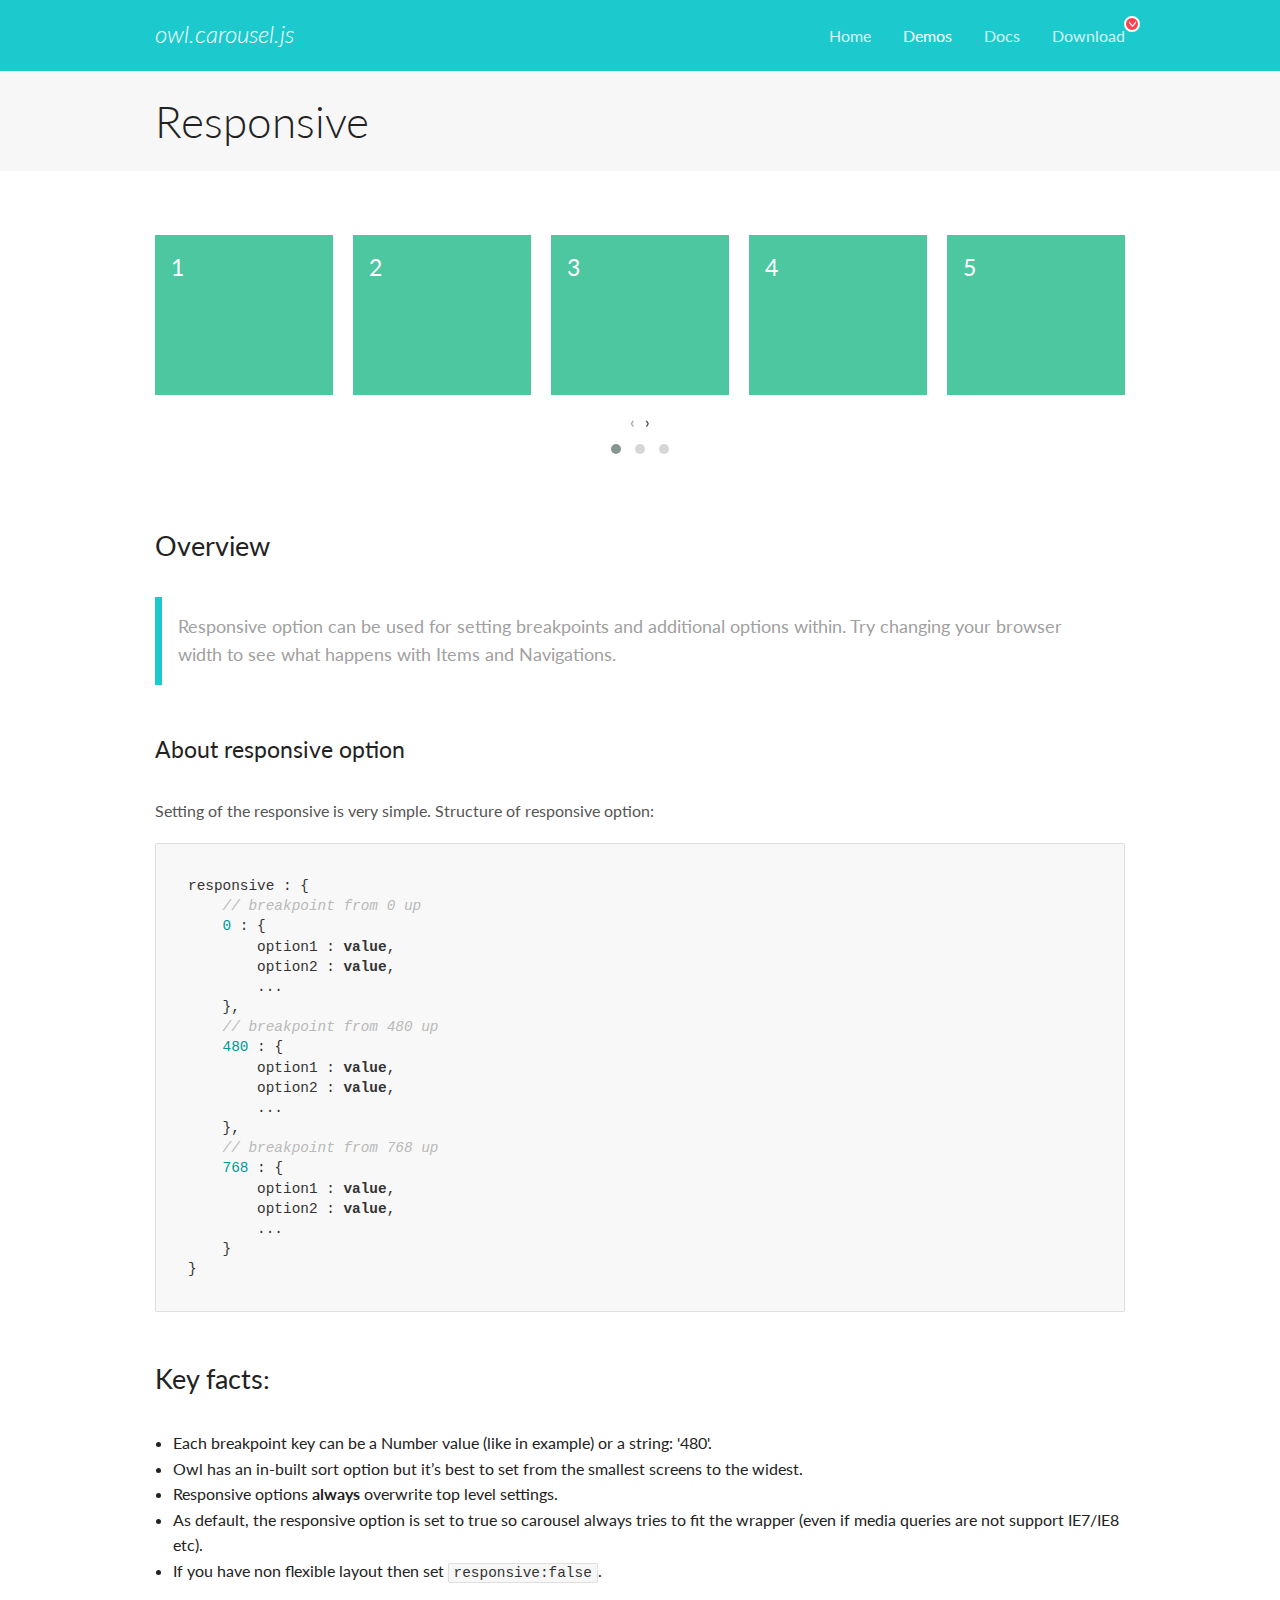
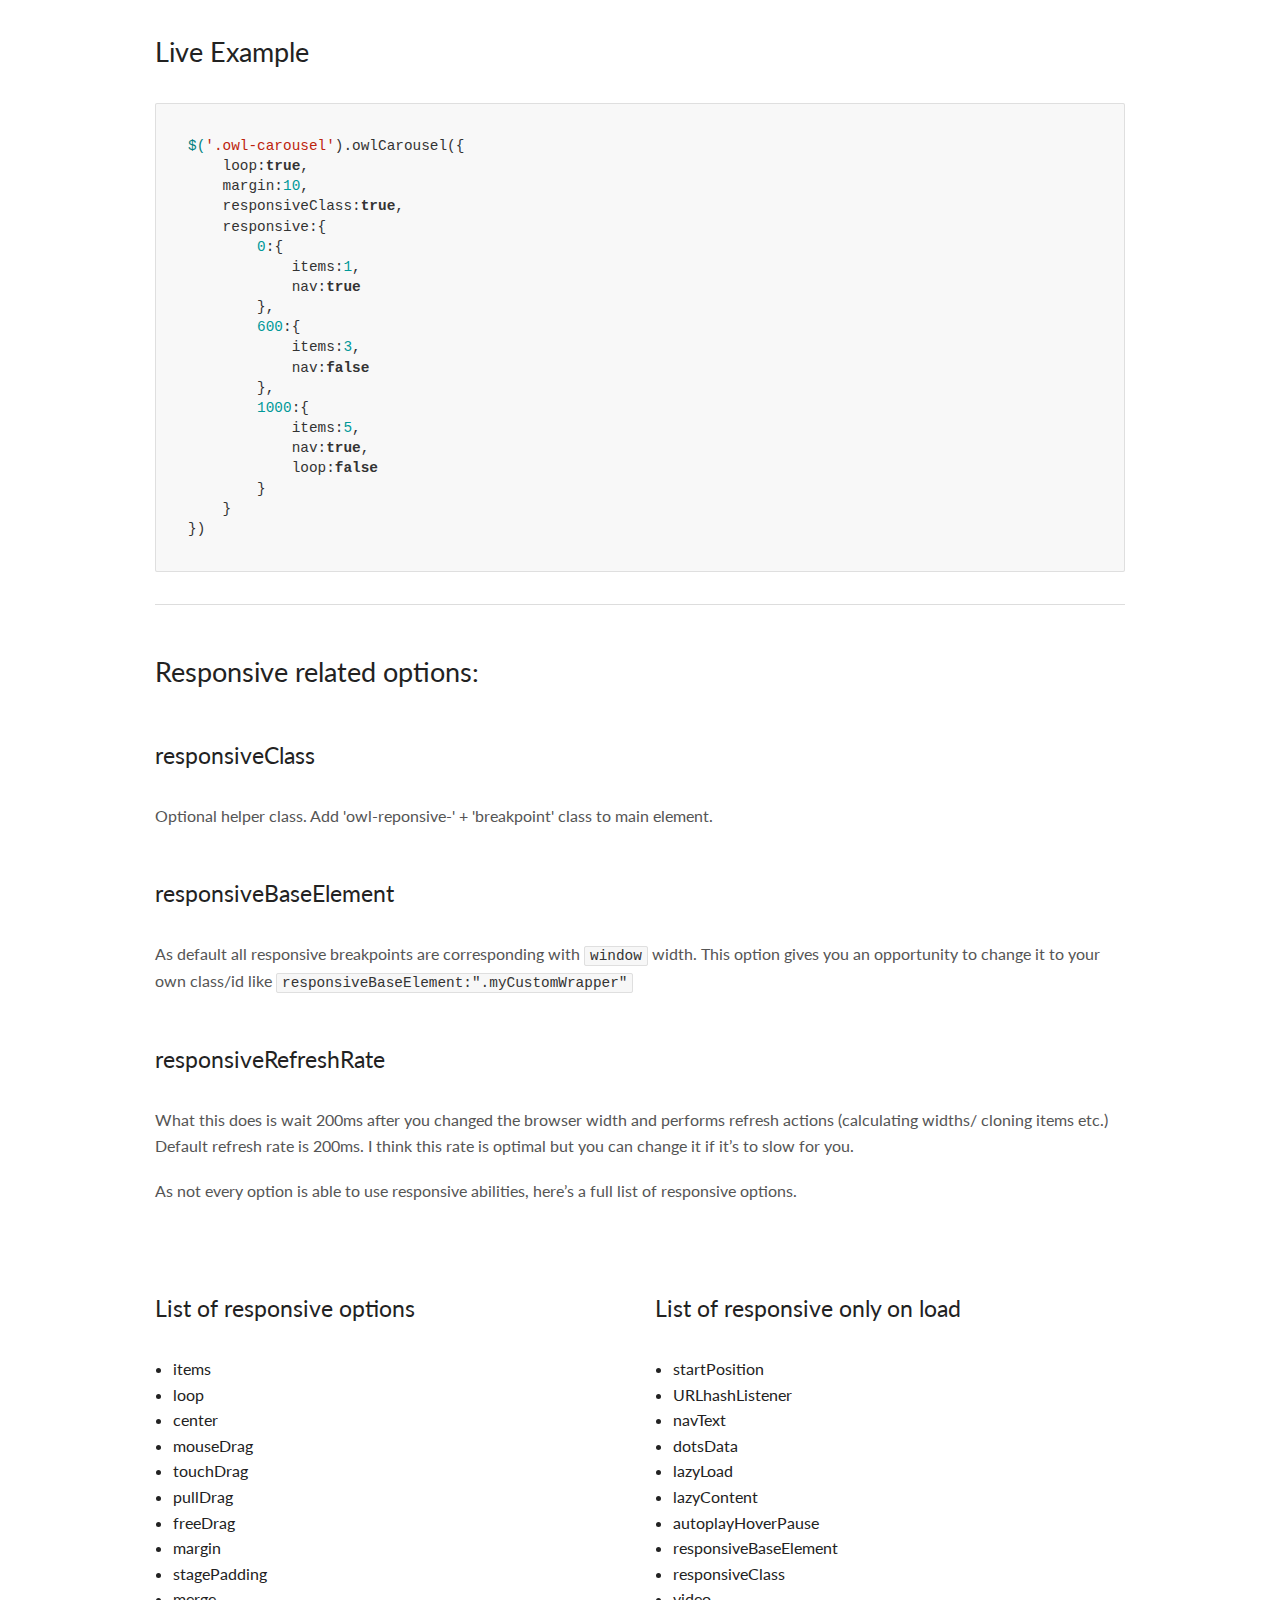
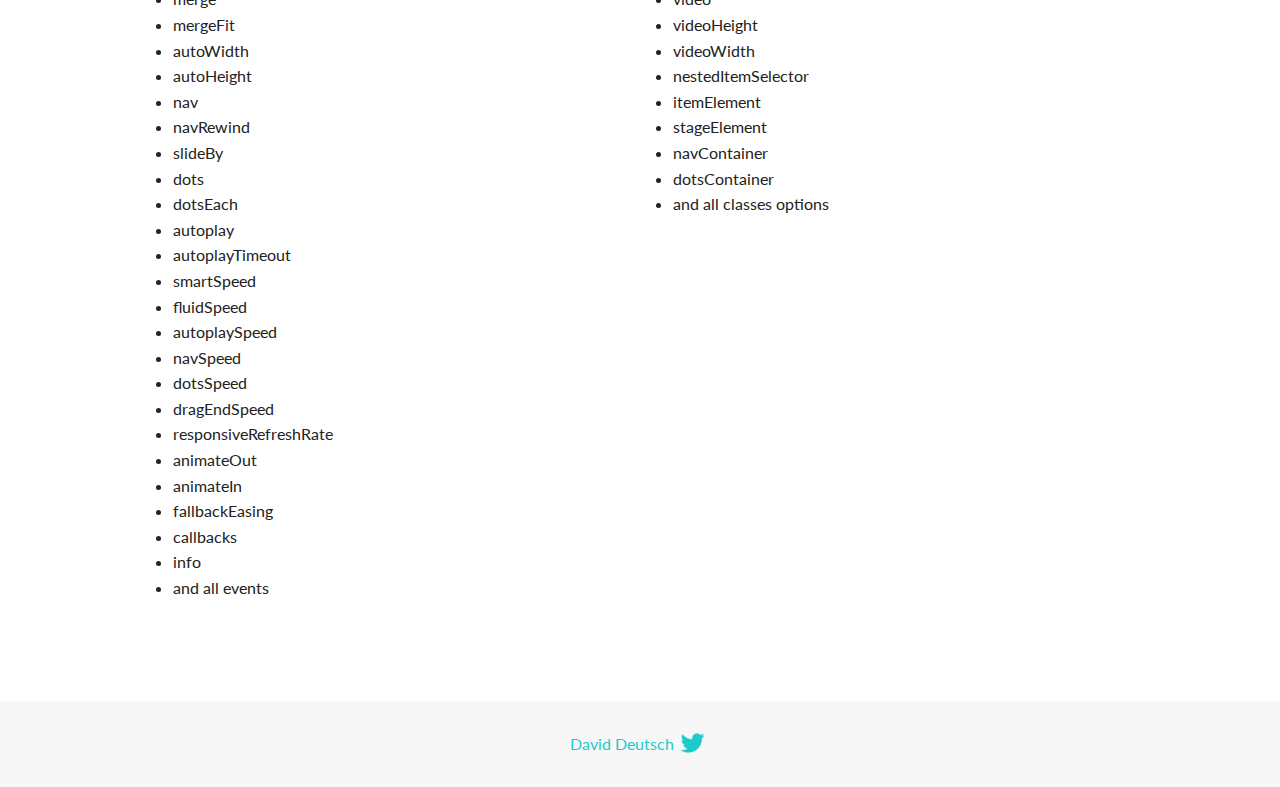
<file: owl-carousel/docs/demos/responsive.html>
<!DOCTYPE html>
<html lang="en">
  <head>

    <!-- head -->
    <meta charset="utf-8">
    <meta name="msapplication-tap-highlight" content="no" />
    <meta name="viewport" content="width=device-width, initial-scale=1.0" />
    <meta name="description" content="How to use responsive options">
    <meta name="author" content="David Deutsch">
    <title>
      Responsive Demo | Owl Carousel | 2.3.4
    </title>

    <!-- Stylesheets -->
    <link href='https://fonts.googleapis.com/css?family=Lato:300,400,700,400italic,300italic' rel='stylesheet' type='text/css'>
    <link rel="stylesheet" href="../assets/css/docs.theme.min.css">

    <!-- Owl Stylesheets -->
    <link rel="stylesheet" href="../assets/owlcarousel/assets/owl.carousel.min.css">
    <link rel="stylesheet" href="../assets/owlcarousel/assets/owl.theme.default.min.css">

    <!-- HTML5 shim and Respond.js IE8 support of HTML5 elements and media queries -->

    <!--[if lt IE 9]>
      <script src="https://oss.maxcdn.com/libs/html5shiv/3.7.0/html5shiv.js"></script>
      <script src="https://oss.maxcdn.com/libs/respond.js/1.3.0/respond.min.js"></script>
    <![endif]-->

    <!-- Favicons -->
    <link rel="apple-touch-icon-precomposed" sizes="144x144" href="../assets/ico/apple-touch-icon-144-precomposed.png">
    <link rel="shortcut icon" href="../assets/ico/favicon.png">
    <link rel="shortcut icon" href="favicon.ico">

    <!-- Yeah i know js should not be in header. Its required for demos.-->

    <!-- javascript -->
    <script src="../assets/vendors/jquery.min.js"></script>
    <script src="../assets/owlcarousel/owl.carousel.js"></script>
  </head>
  <body>

    <!-- header -->
    <header class="header">
      <div class="row">
        <div class="large-12 columns">
          <div class="brand left">
            <h3>
              <a href="/OwlCarousel2/">owl.carousel.js</a> 
            </h3>
          </div>
          <a id="toggle-nav" class="right">
            <span></span> <span></span> <span></span> 
          </a> 
          <div class="nav-bar">
            <ul class="clearfix">
              <li> <a href="/OwlCarousel2/index.html">Home</a>  </li>
              <li class="active">
                <a href="/OwlCarousel2/demos/demos.html">Demos</a> 
              </li>
              <li> <a href="/OwlCarousel2/docs/started-welcome.html">Docs</a>  </li>
              <li>
                <a href="https://github.com/OwlCarousel2/OwlCarousel2/archive/2.3.4.zip">Download</a> 
                <span class="download"></span> 
              </li>
            </ul>
          </div>
        </div>
      </div>
    </header>

    <!-- title -->
    <section class="title">
      <div class="row">
        <div class="large-12 columns">
          <h1>Responsive</h1>
        </div>
      </div>
    </section>

    <!--  Demos -->
    <section id="demos">
      <div class="row">
        <div class="large-12 columns">
          <div class="owl-carousel owl-theme">
            <div class="item">
              <h4>1</h4>
            </div>
            <div class="item">
              <h4>2</h4>
            </div>
            <div class="item">
              <h4>3</h4>
            </div>
            <div class="item">
              <h4>4</h4>
            </div>
            <div class="item">
              <h4>5</h4>
            </div>
            <div class="item">
              <h4>6</h4>
            </div>
            <div class="item">
              <h4>7</h4>
            </div>
            <div class="item">
              <h4>8</h4>
            </div>
            <div class="item">
              <h4>9</h4>
            </div>
            <div class="item">
              <h4>10</h4>
            </div>
            <div class="item">
              <h4>11</h4>
            </div>
            <div class="item">
              <h4>12</h4>
            </div>
          </div>
          <h3 id="overview">Overview</h3>
          <blockquote>
            <p>Responsive option can be used for setting breakpoints and additional options within. Try changing your browser width to see what happens with Items and Navigations.</p>
          </blockquote>
          <h4 id="about-responsive-option">About responsive option</h4>
          <p>Setting of the responsive is very simple. Structure of responsive option:</p>
          <pre><code>responsive : {
    // breakpoint from 0 up
    0 : {
        option1 : value,
        option2 : value,
        ...
    },
    // breakpoint from 480 up
    480 : {
        option1 : value,
        option2 : value,
        ...
    },
    // breakpoint from 768 up
    768 : {
        option1 : value,
        option2 : value,
        ...
    }
}</code></pre>
          <h3 id="key-facts-">Key facts:</h3>
          <ul>
            <li>Each breakpoint key can be a Number value (like in example) or a string: &#39;480&#39;.</li>
            <li>Owl has an in-built sort option but it’s best to set from the smallest screens to the widest.</li>
            <li>Responsive options <strong>always</strong>  overwrite top level settings.</li>
            <li>As default, the responsive option is set to true so carousel always tries to fit the wrapper (even if media queries are not support IE7/IE8 etc).</li>
            <li>If you have non flexible layout then set <code>responsive:false</code>.</li>
          </ul>
          <h3 id="live-example">Live Example</h3>
          <pre><code>$(&#39;.owl-carousel&#39;).owlCarousel({
    loop:true,
    margin:10,
    responsiveClass:true,
    responsive:{
        0:{
            items:1,
            nav:true
        },
        600:{
            items:3,
            nav:false
        },
        1000:{
            items:5,
            nav:true,
            loop:false
        }
    }
})</code></pre>
          <hr>
          <h3 id="responsive-related-options-">Responsive related options:</h3>
          <h4 id="responsiveclass">responsiveClass</h4>
          <p>Optional helper class. Add &#39;owl-reponsive-&#39; + &#39;breakpoint&#39; class to main element.</p>
          <h4 id="responsivebaseelement">responsiveBaseElement</h4>
          <p>As default all responsive breakpoints are corresponding with <code>window</code> width. This option gives you an opportunity to change it to your own class/id like <code>responsiveBaseElement:&quot;.myCustomWrapper&quot;</code></p>
          <h4 id="responsiverefreshrate">responsiveRefreshRate</h4>
          <p>What this does is wait 200ms after you changed the browser width and performs refresh actions (calculating widths/ cloning items etc.) Default refresh rate is 200ms. I think this rate is optimal but you can change it if it’s to slow for you.</p>
          <p>As not every option is able to use responsive abilities, here’s a full list of responsive options.</p>
          <p>
            <div class="row">
          </p>
          <div class="large-6 columns">
            <h4 id="list-of-responsive-options">List of responsive options</h4>
            <ul>
              <li>items</li>
              <li>loop</li>
              <li>center</li>
              <li>mouseDrag</li>
              <li>touchDrag</li>
              <li>pullDrag</li>
              <li>freeDrag</li>
              <li>margin</li>
              <li>stagePadding</li>
              <li>merge</li>
              <li>mergeFit</li>
              <li>autoWidth</li>
              <li>autoHeight</li>
              <li>nav</li>
              <li>navRewind</li>
              <li>slideBy</li>
              <li>dots</li>
              <li>dotsEach</li>
              <li>autoplay</li>
              <li>autoplayTimeout</li>
              <li>smartSpeed</li>
              <li>fluidSpeed</li>
              <li>autoplaySpeed</li>
              <li>navSpeed</li>
              <li>dotsSpeed</li>
              <li>dragEndSpeed</li>
              <li>responsiveRefreshRate</li>
              <li>animateOut</li>
              <li>animateIn</li>
              <li>fallbackEasing</li>
              <li>callbacks</li>
              <li>info</li>
              <li>and all events</li>
            </ul>
          </div>
          <div class="large-6 columns">
            <h4 id="list-of-responsive-only-on-load">List of responsive only on load</h4>
            <ul>
              <li>startPosition</li>
              <li>URLhashListener</li>
              <li>navText</li>
              <li>dotsData</li>
              <li>lazyLoad</li>
              <li>lazyContent</li>
              <li>autoplayHoverPause</li>
              <li>responsiveBaseElement</li>
              <li>responsiveClass</li>
              <li>video</li>
              <li>videoHeight</li>
              <li>videoWidth</li>
              <li>nestedItemSelector</li>
              <li>itemElement</li>
              <li>stageElement</li>
              <li>navContainer</li>
              <li>dotsContainer</li>
              <li>and all classes options</li>
            </ul>
          </div>
          </div>
          <script>
            $(document).ready(function() {
              $('.owl-carousel').owlCarousel({
                loop: true,
                margin: 10,
                responsiveClass: true,
                responsive: {
                  0: {
                    items: 1,
                    nav: true
                  },
                  600: {
                    items: 3,
                    nav: false
                  },
                  1000: {
                    items: 5,
                    nav: true,
                    loop: false,
                    margin: 20
                  }
                }
              })
            })
          </script>
        </div>
      </div>
    </section>

    <!-- footer -->
    <footer class="footer">
      <div class="row">
        <div class="large-12 columns">
          <h5>
            <a href="/OwlCarousel2/docs/support-contact.html">David Deutsch</a> 
            <a id="custom-tweet-button" href="https://twitter.com/share?url=https://github.com/OwlCarousel2/OwlCarousel2&text=Owl Carousel - This is so awesome! " target="_blank"></a> 
          </h5>
        </div>
      </div>
    </footer>

    <!-- vendors -->
    <script src="../assets/vendors/highlight.js"></script>
    <script src="../assets/js/app.js"></script>
  </body>
</html>
</file>
